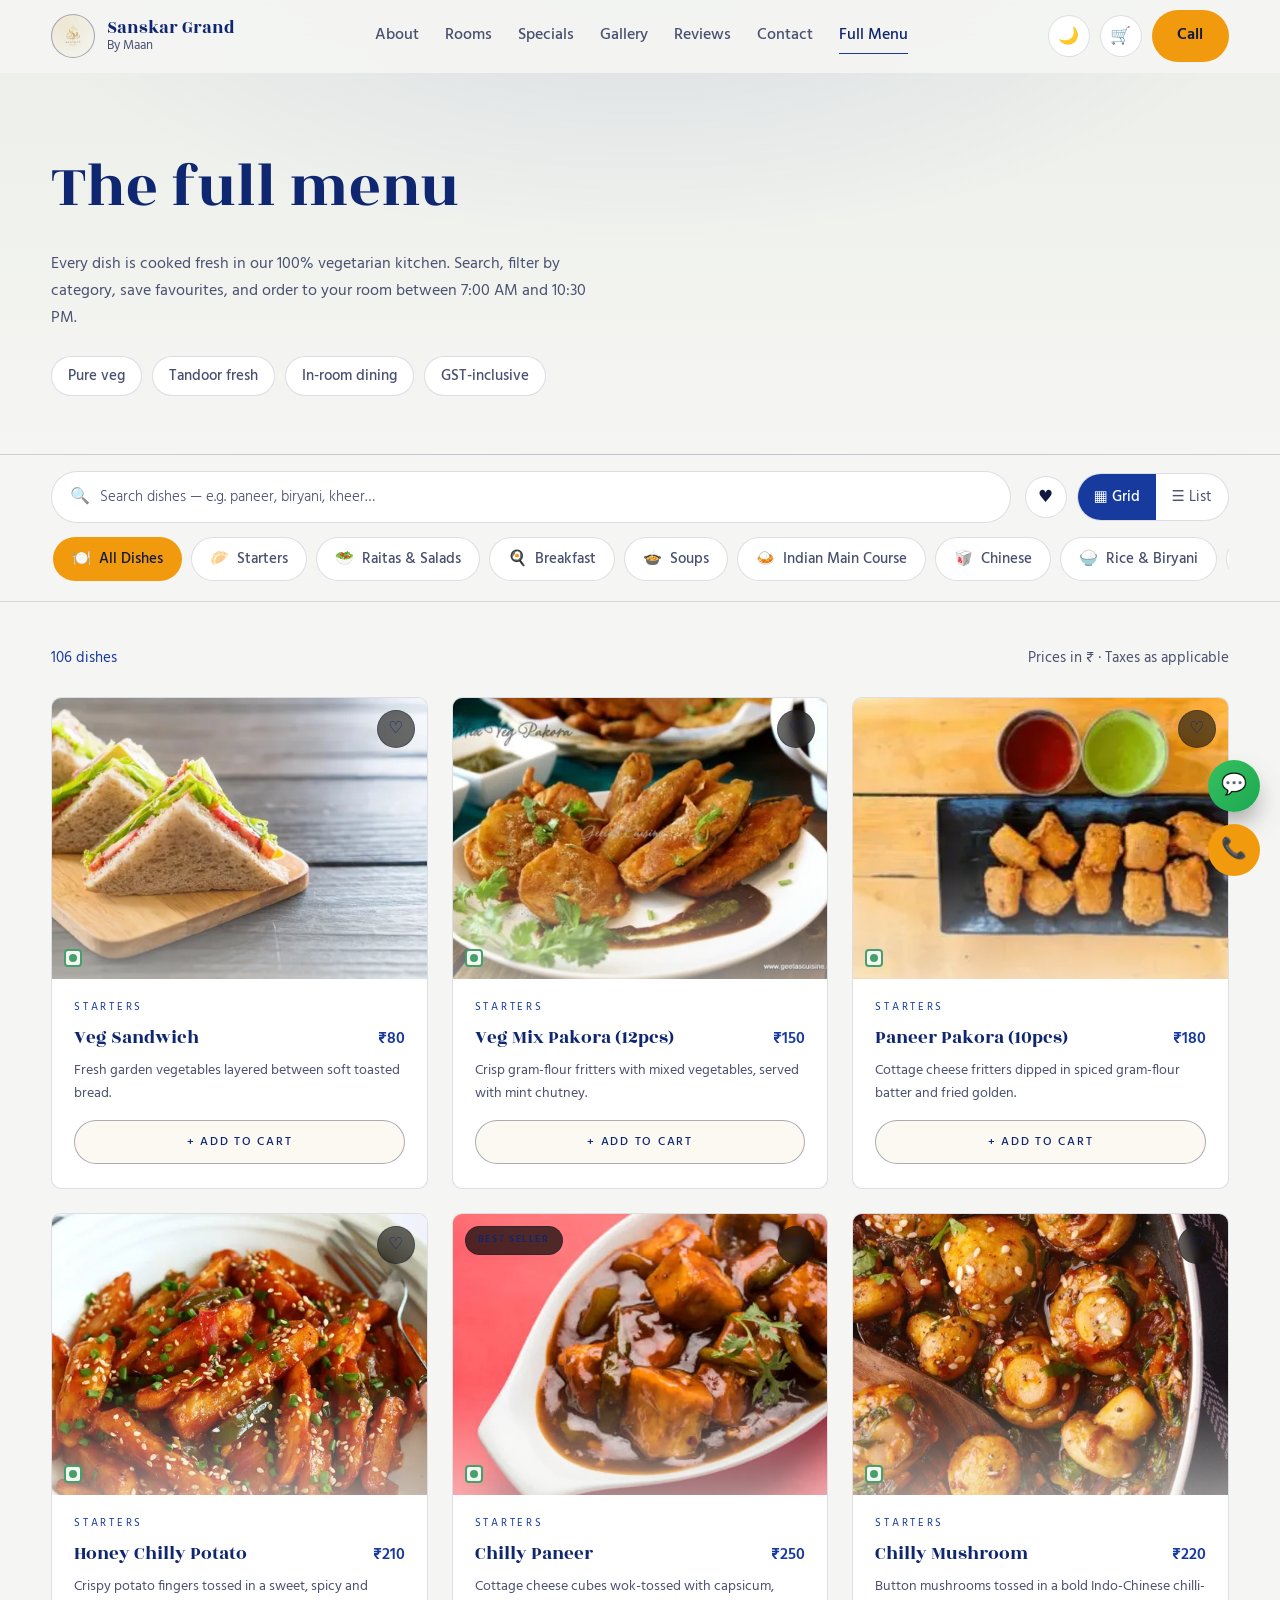
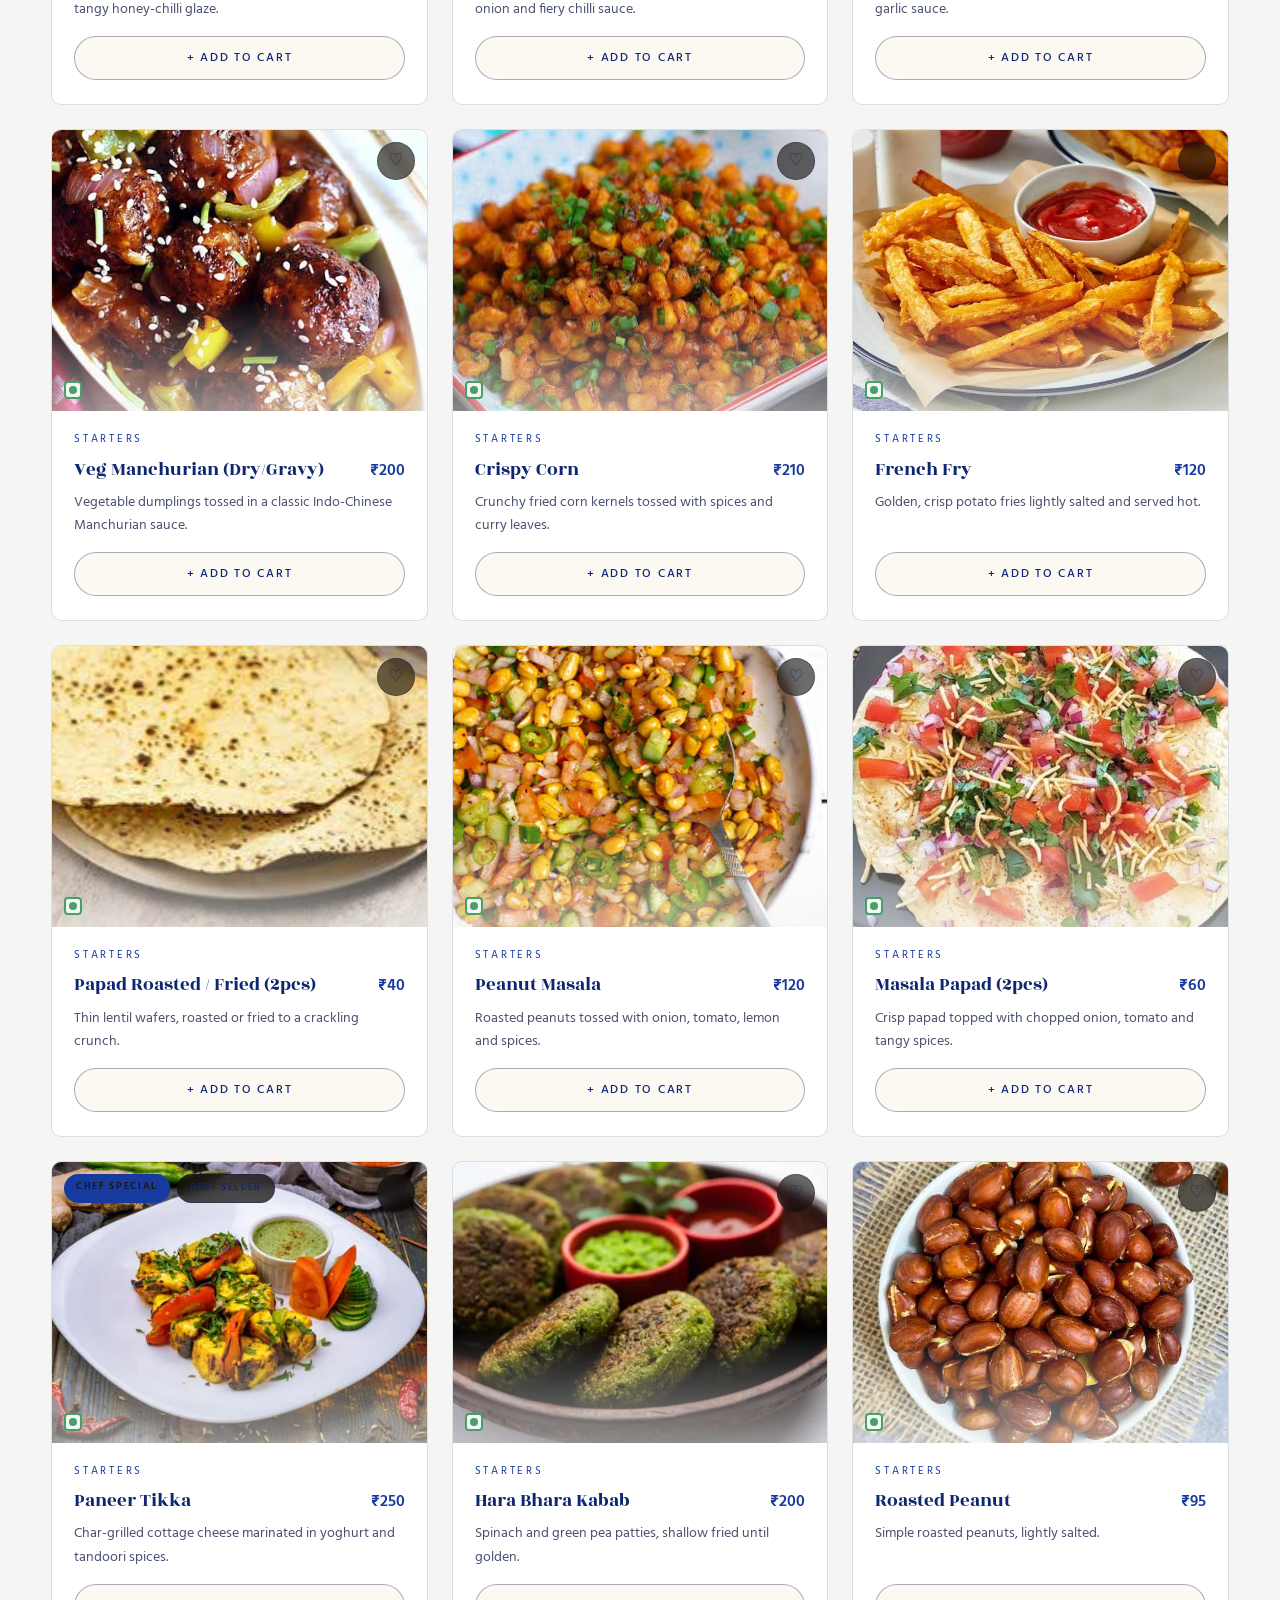
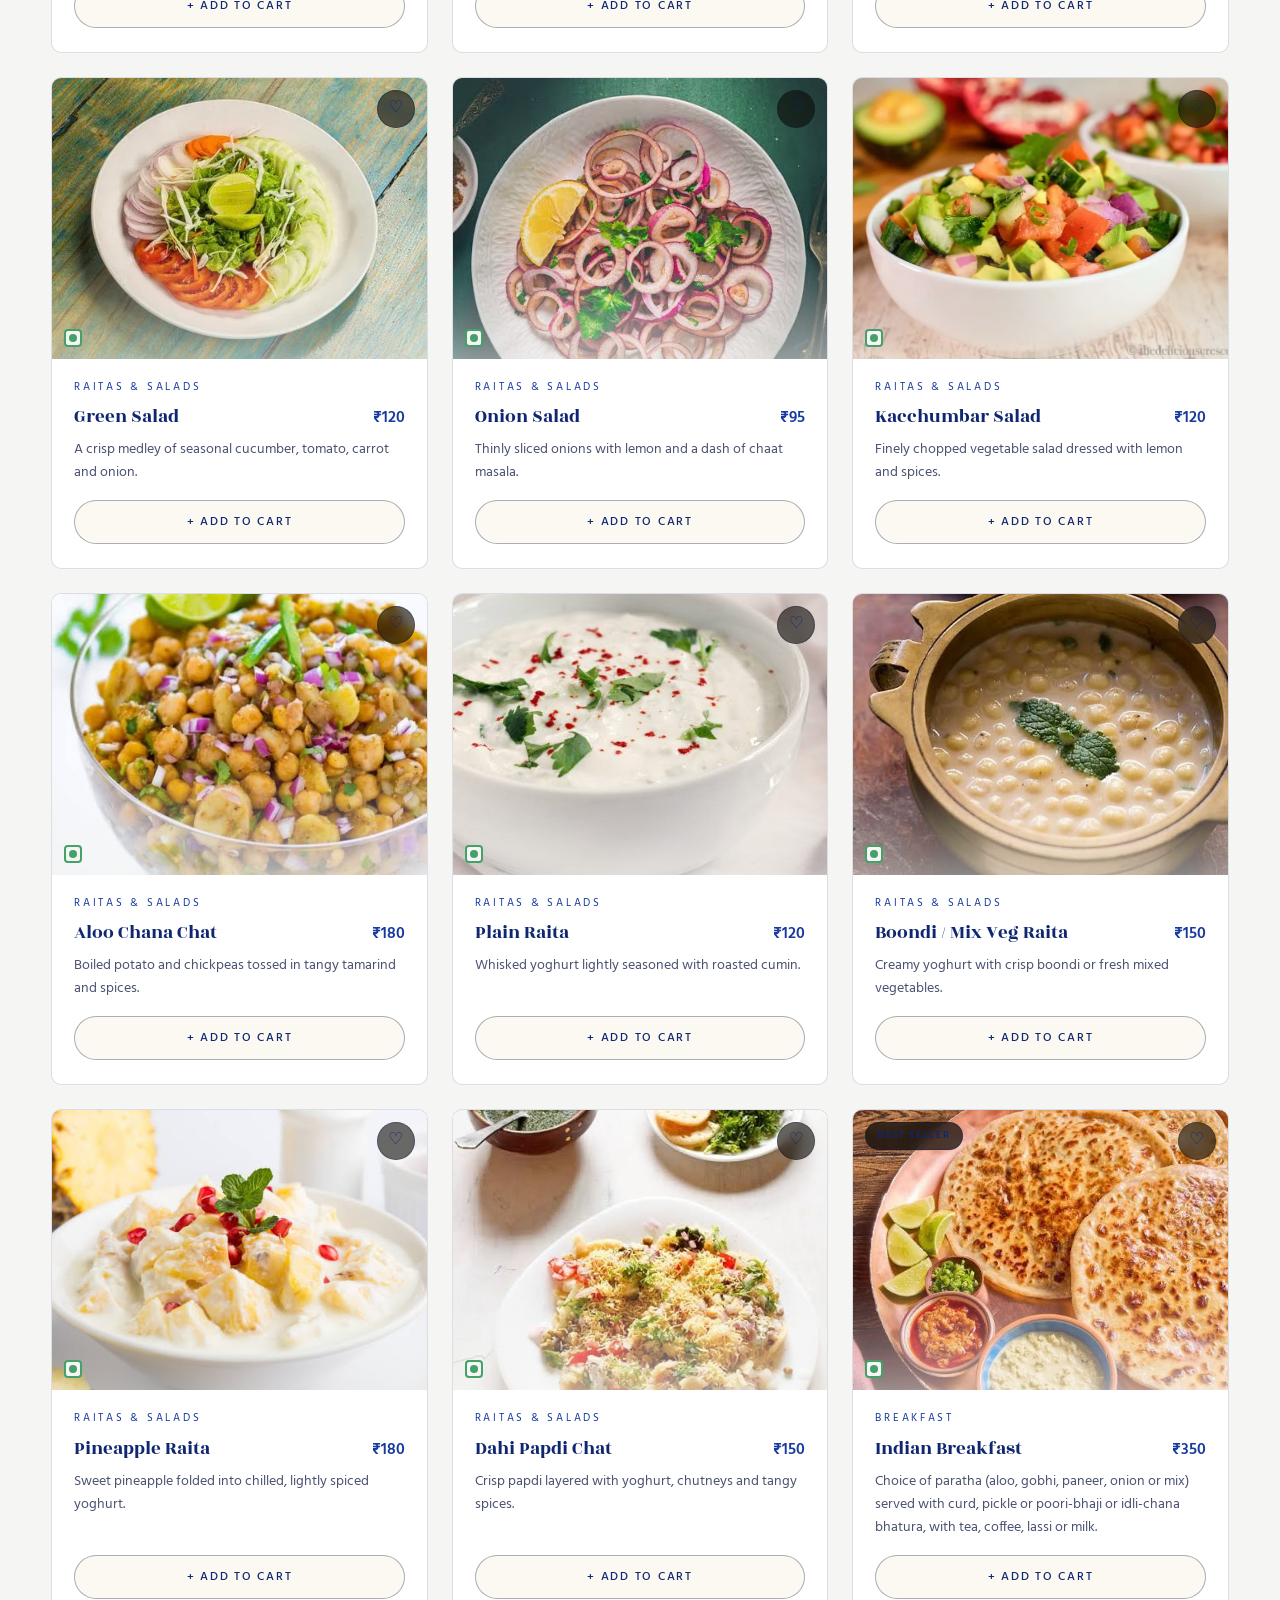
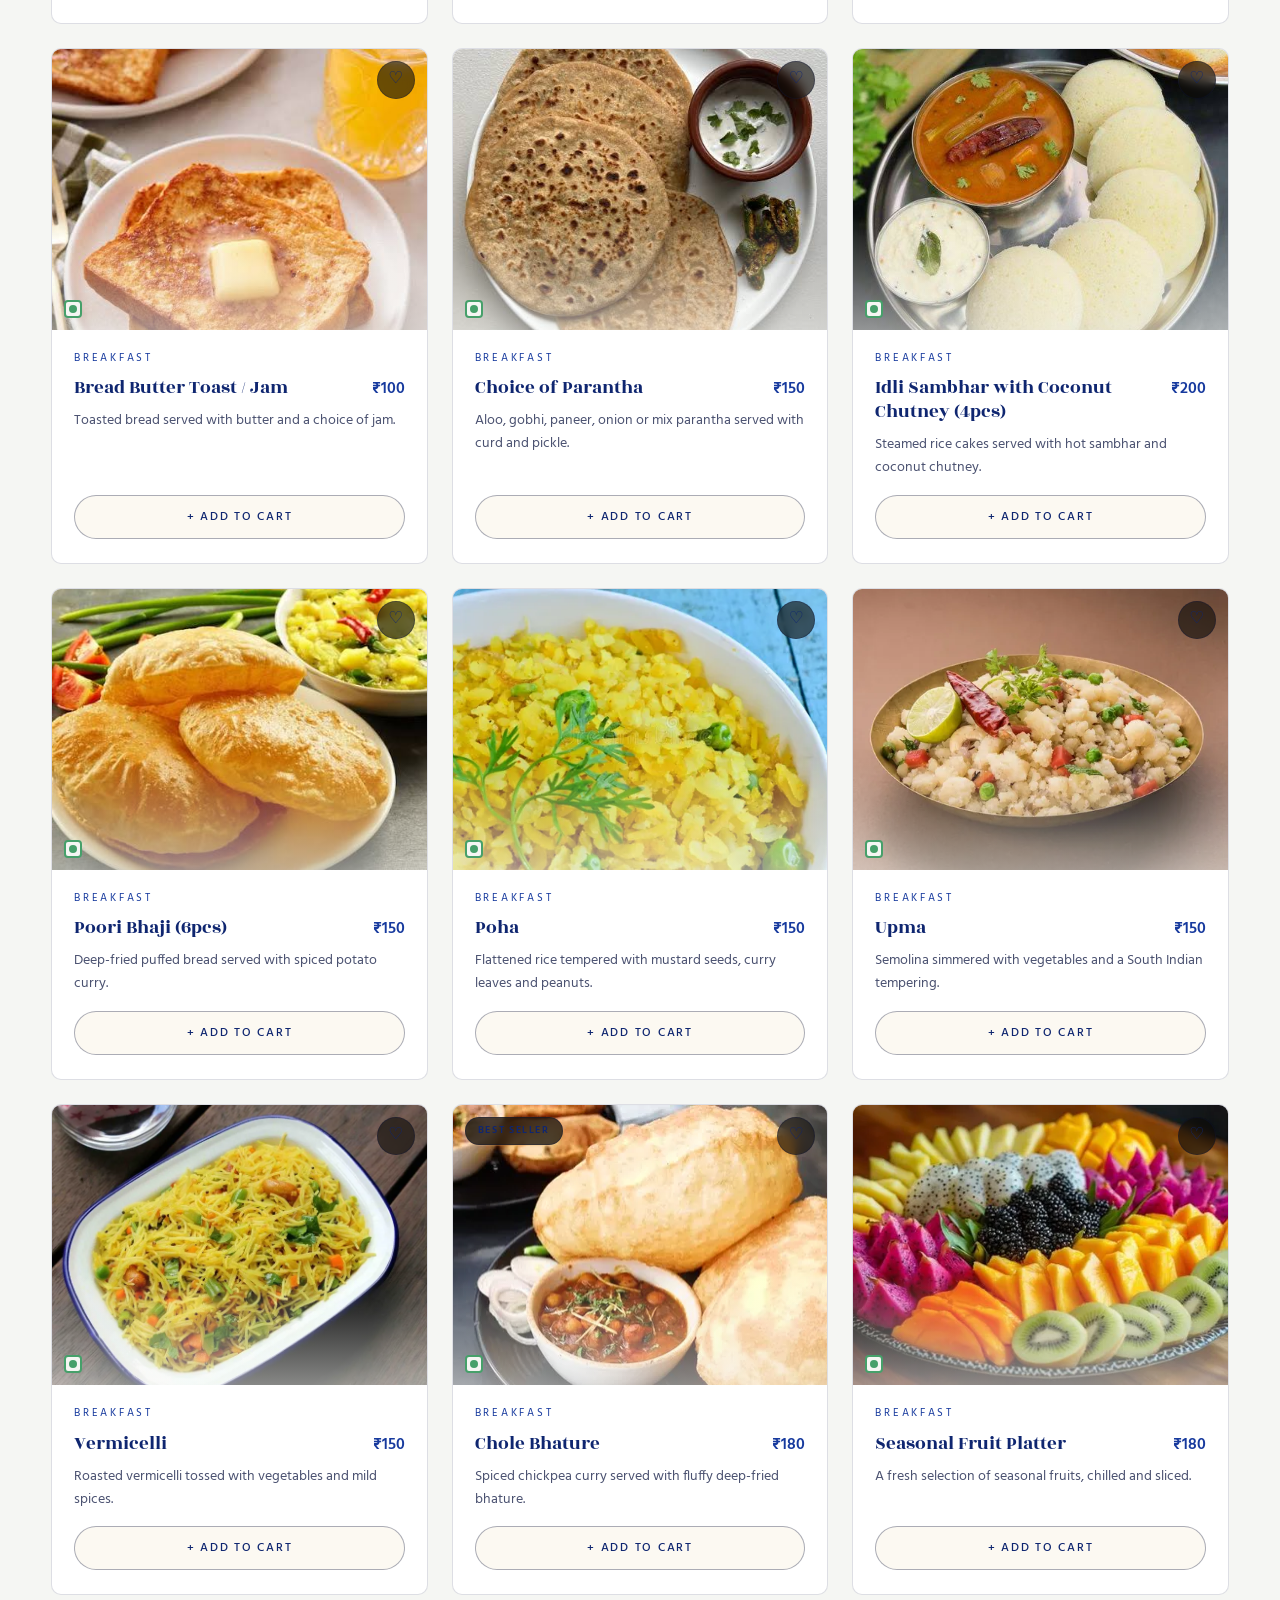
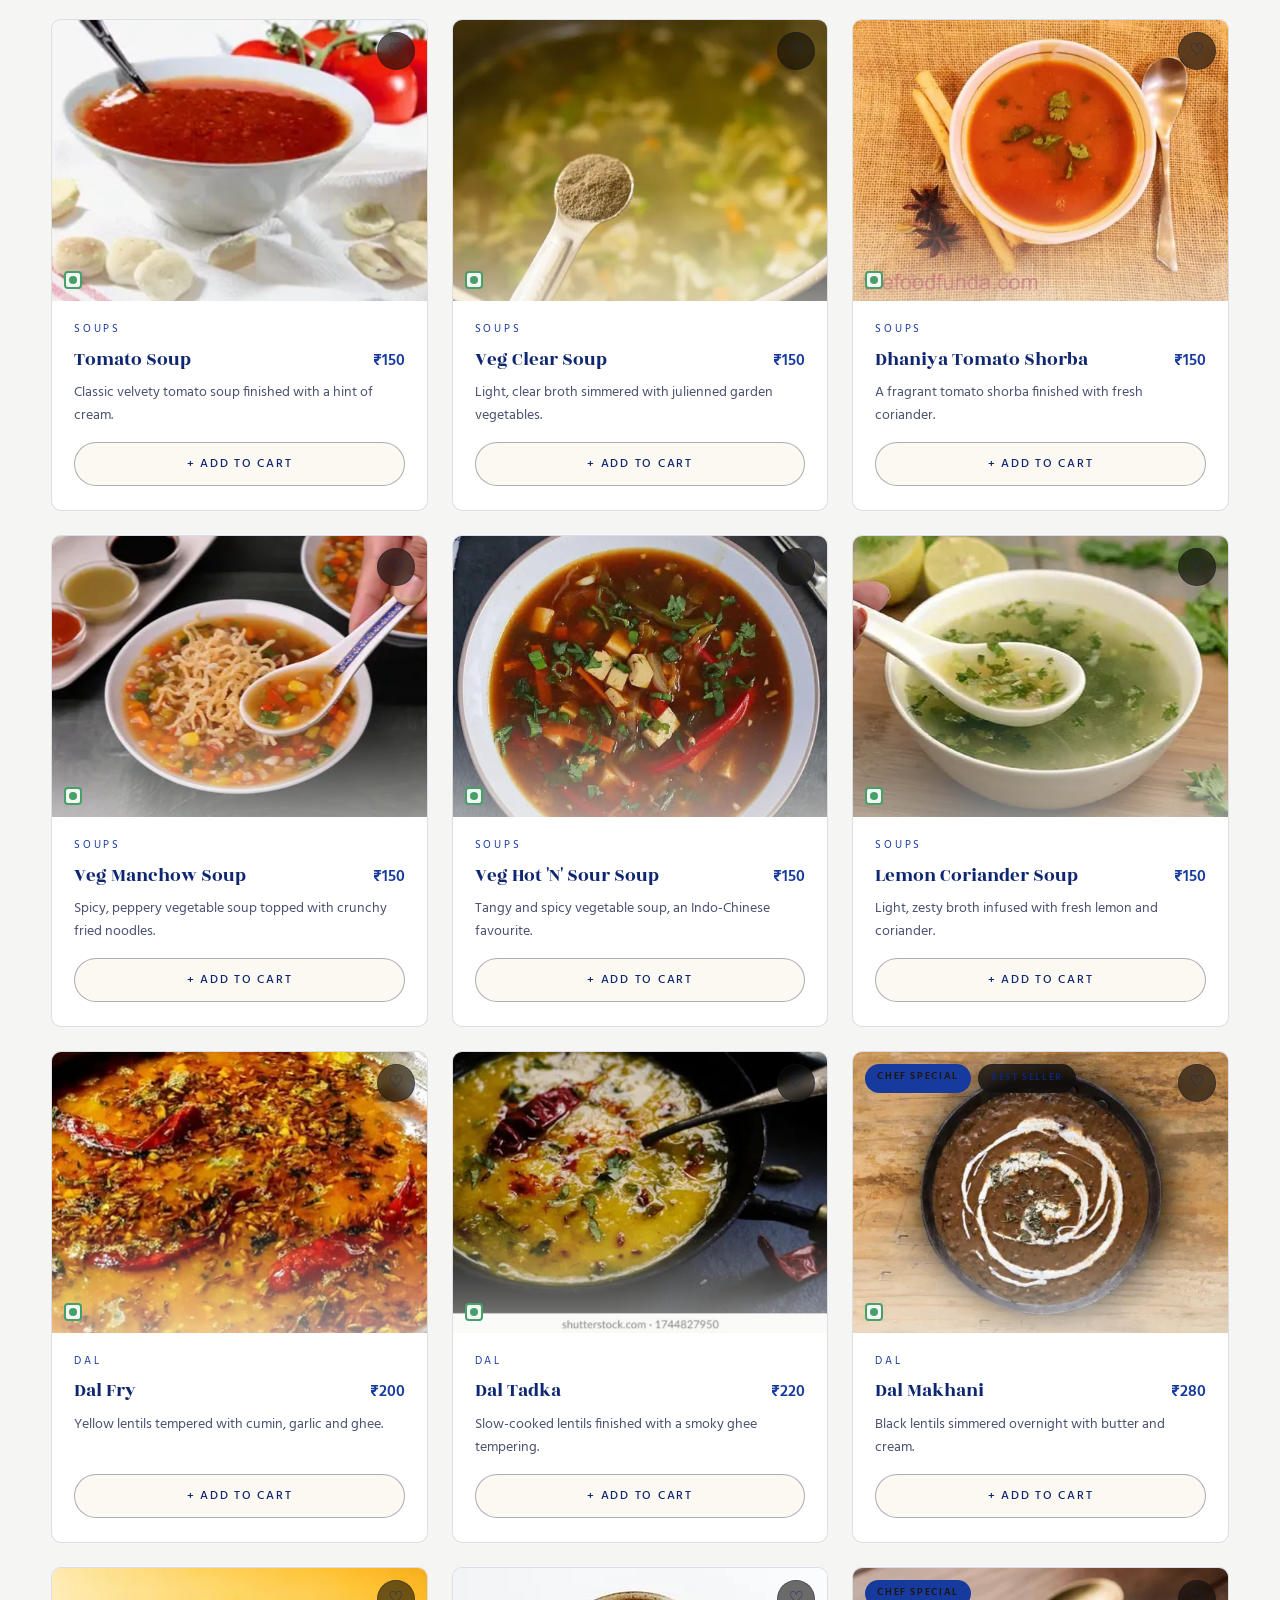
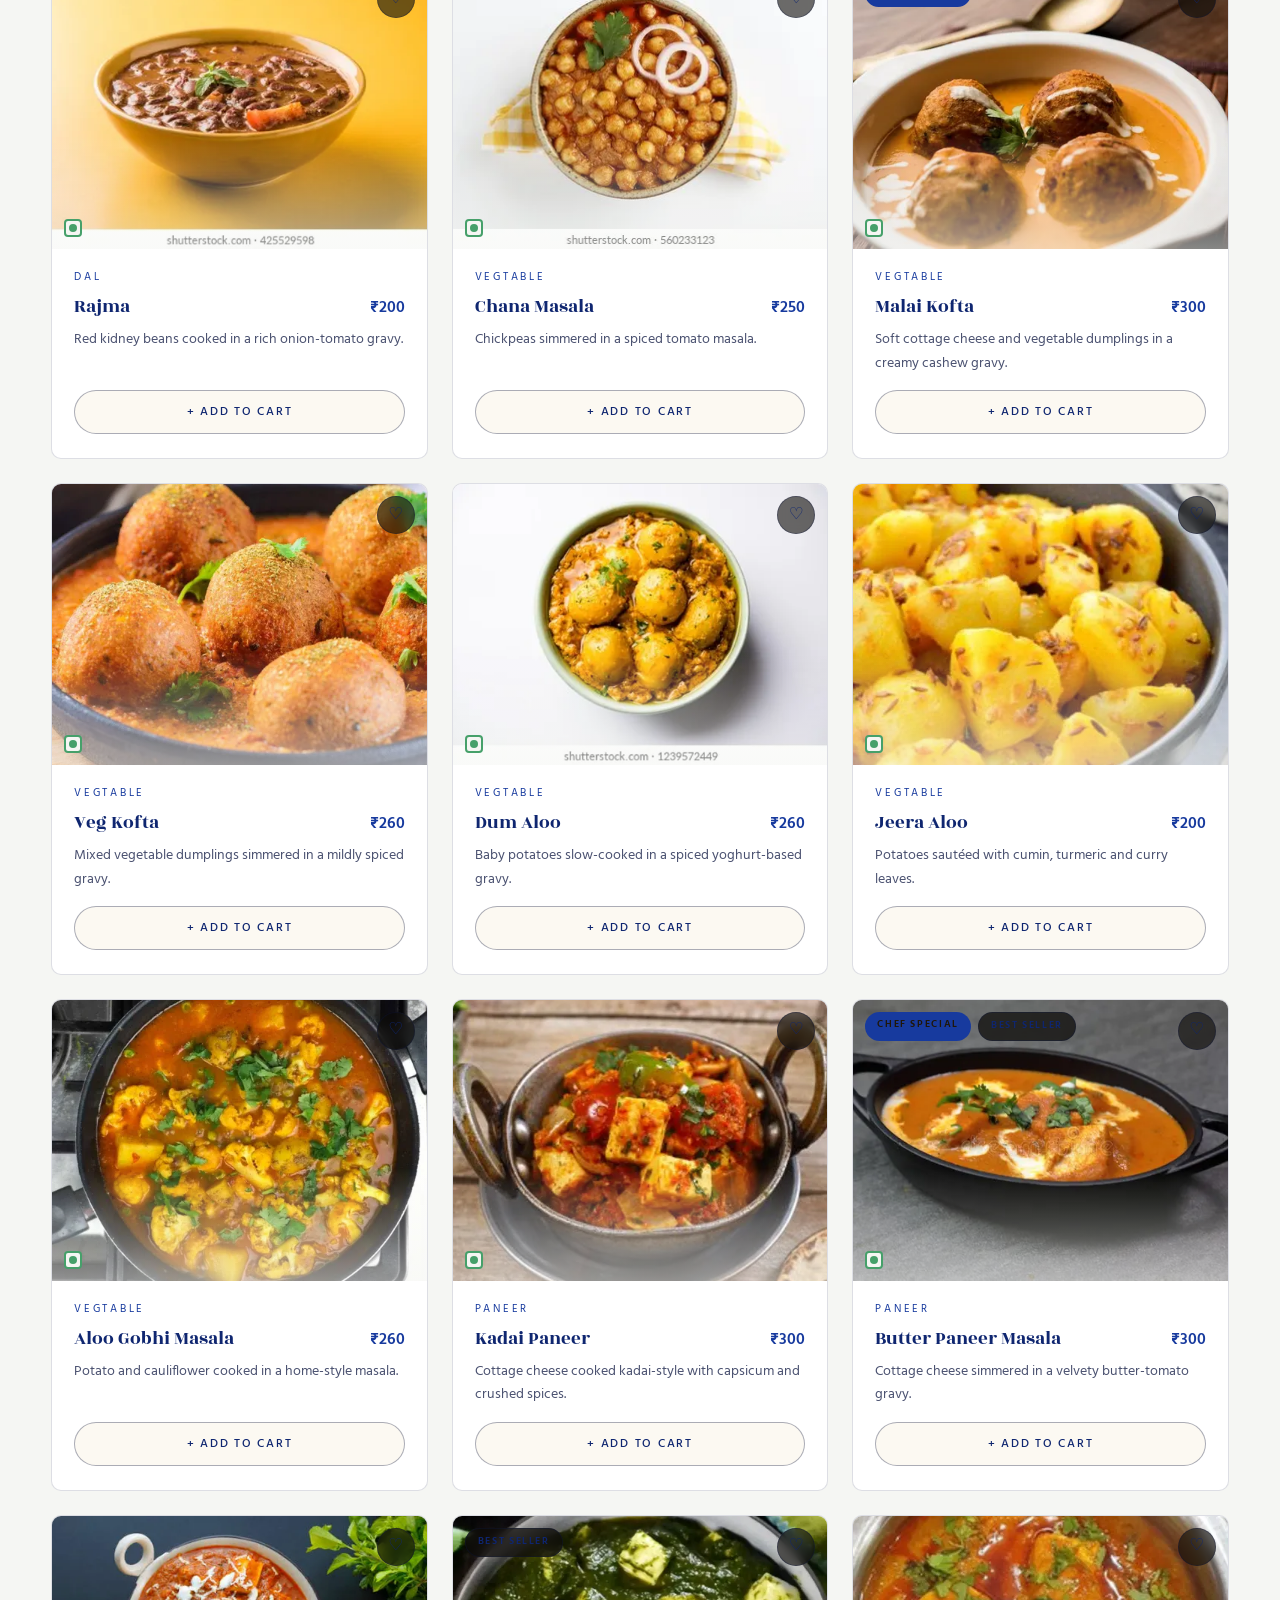
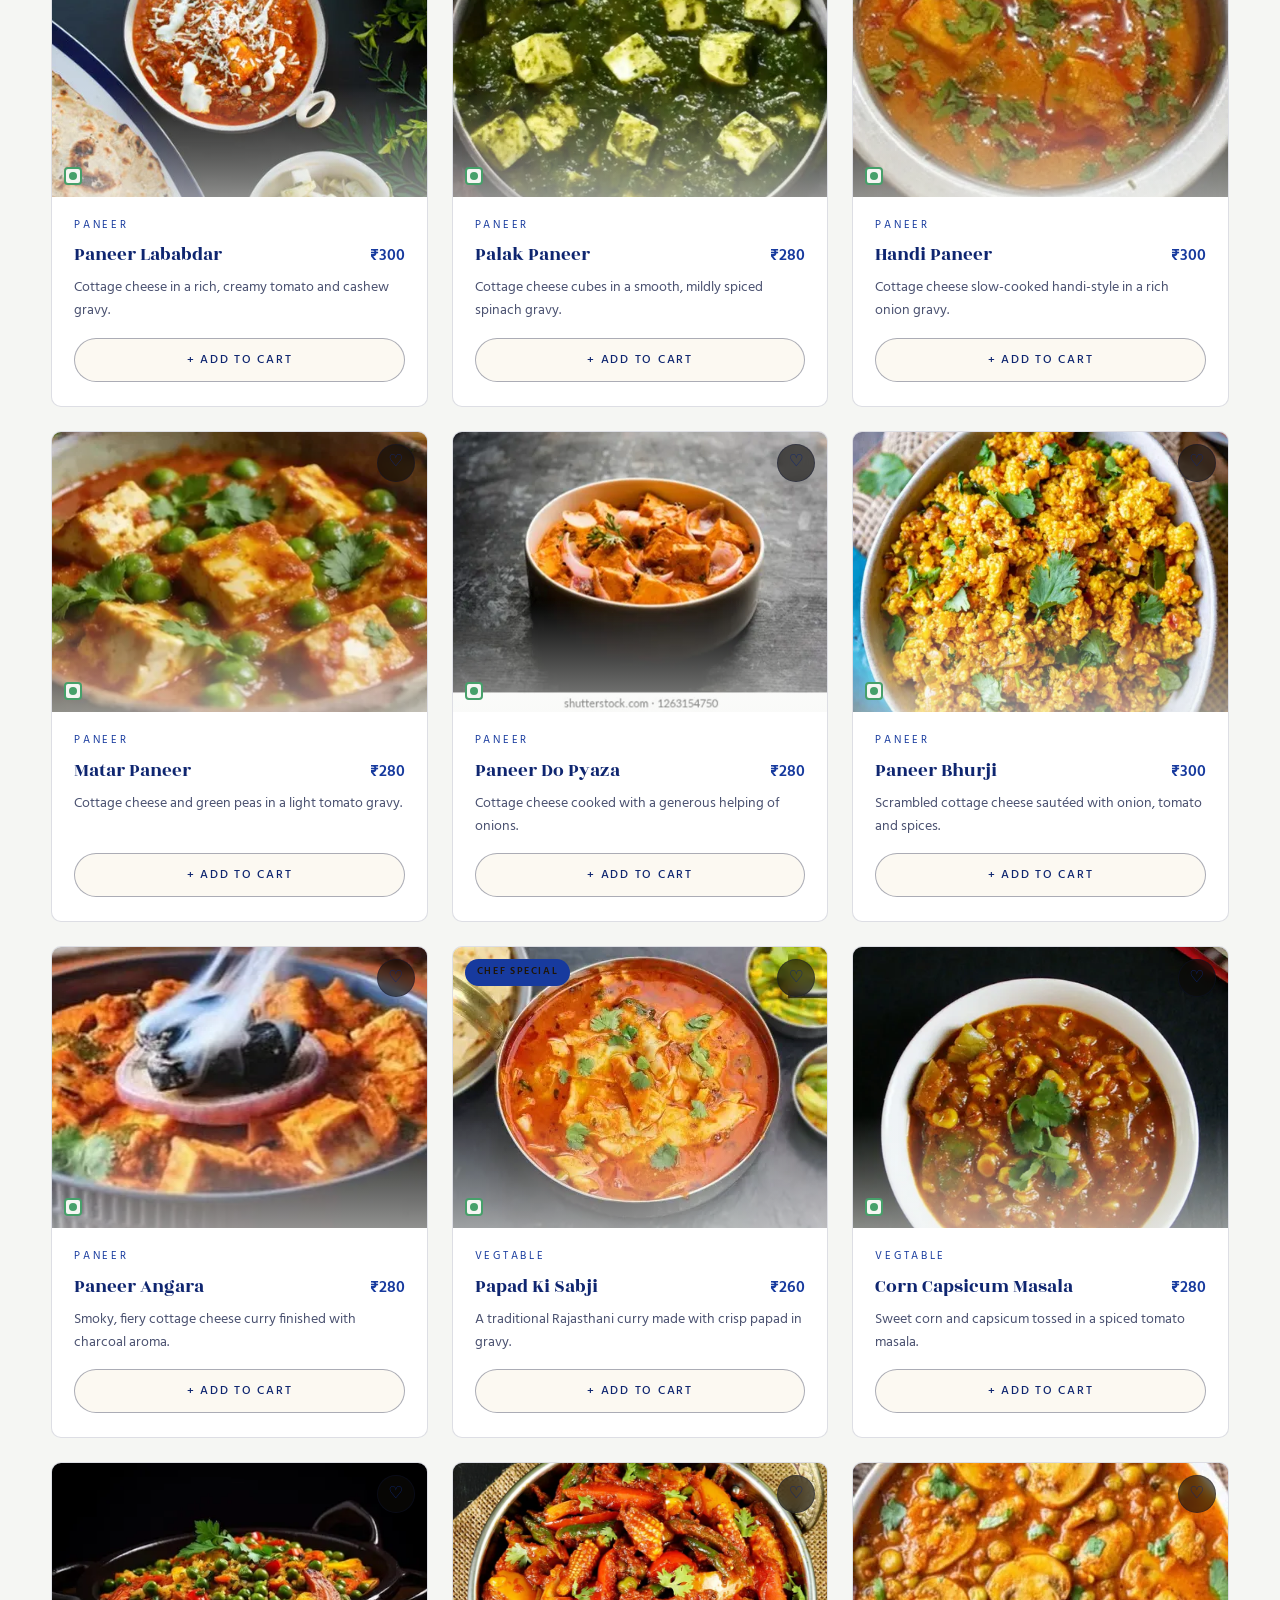
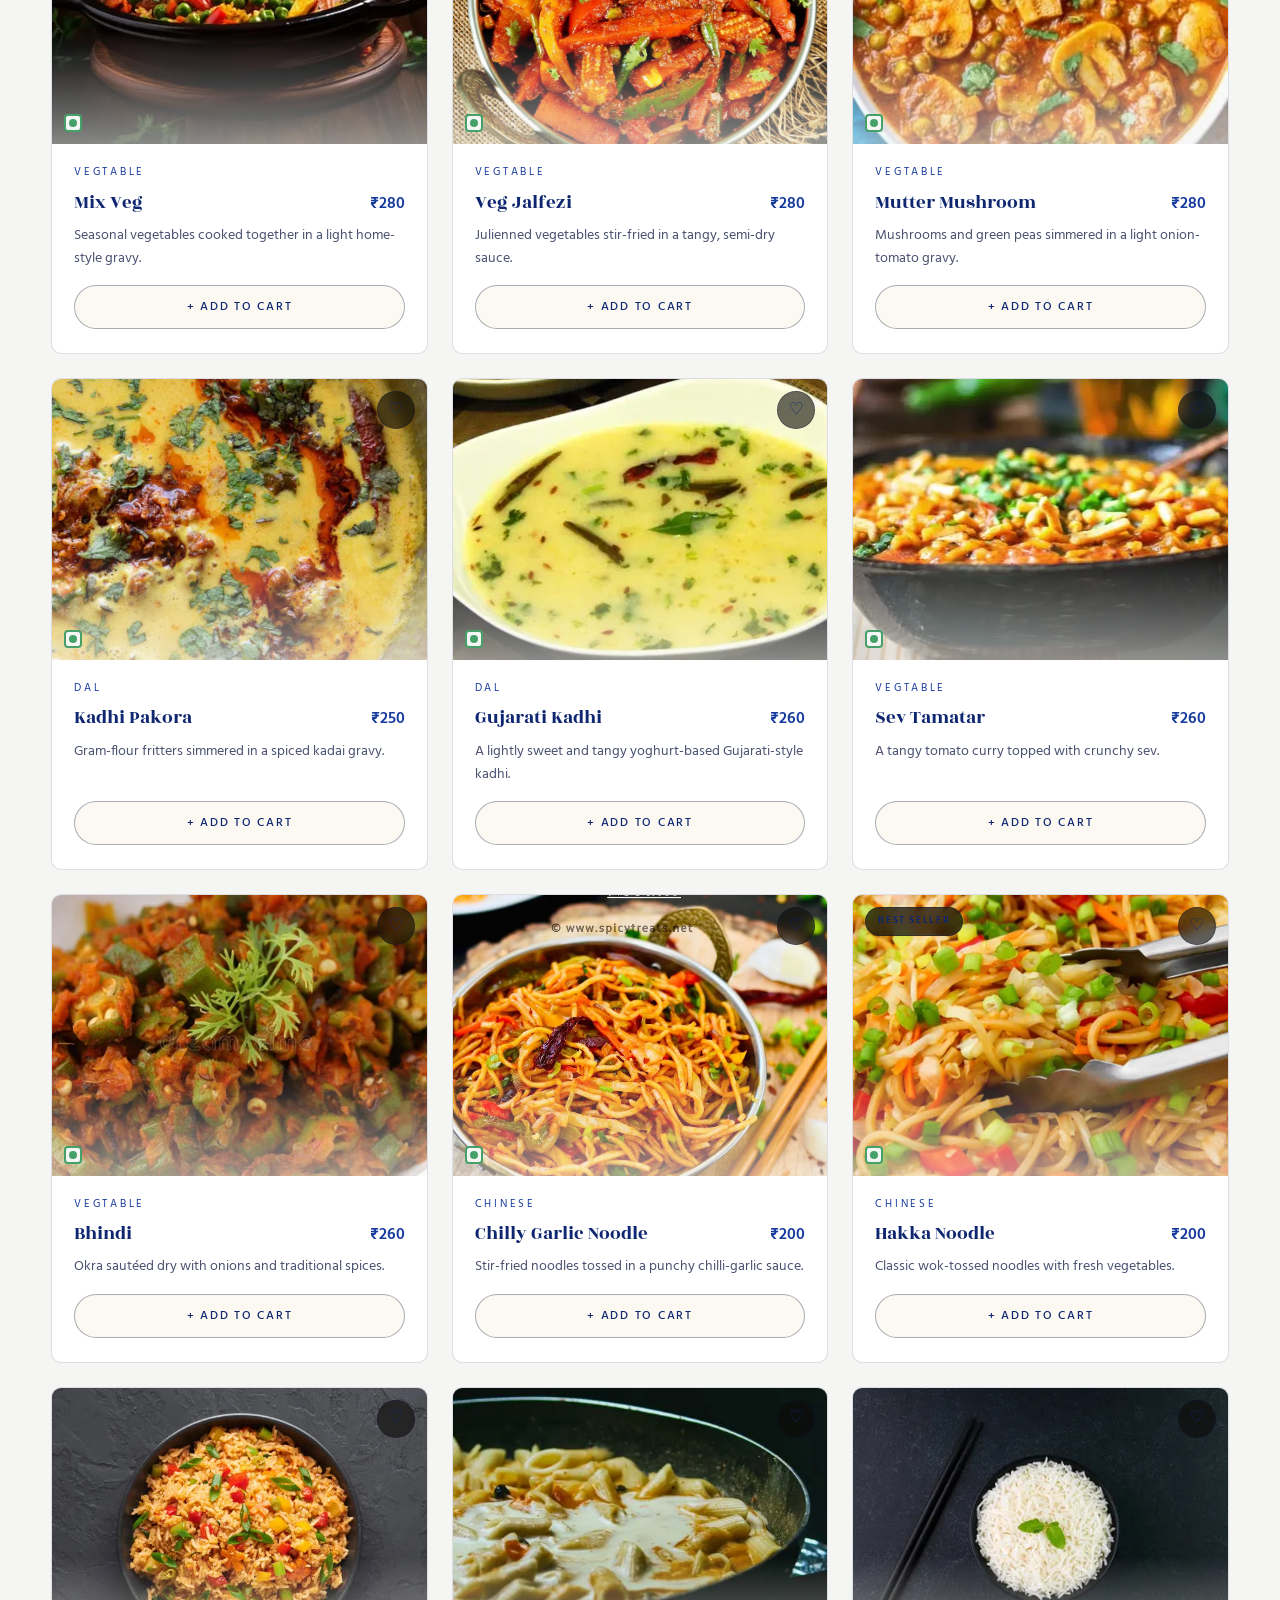
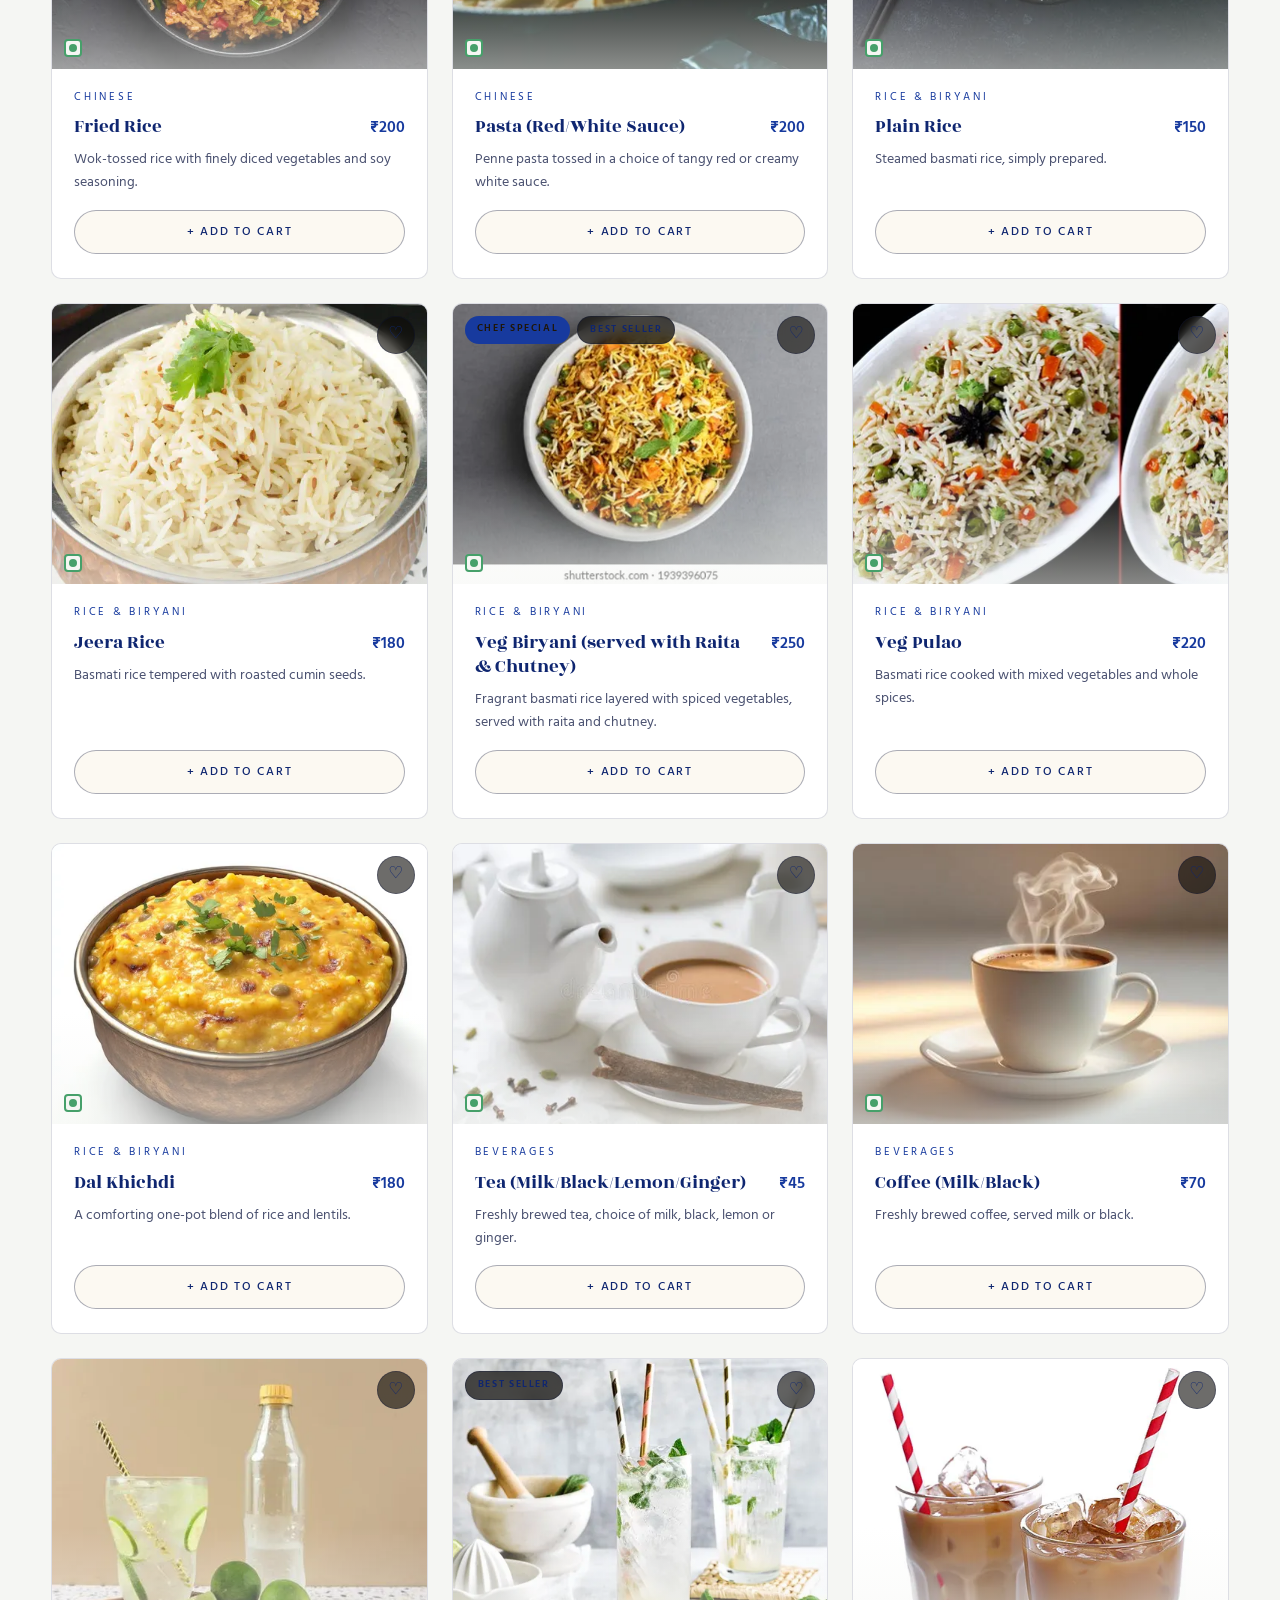
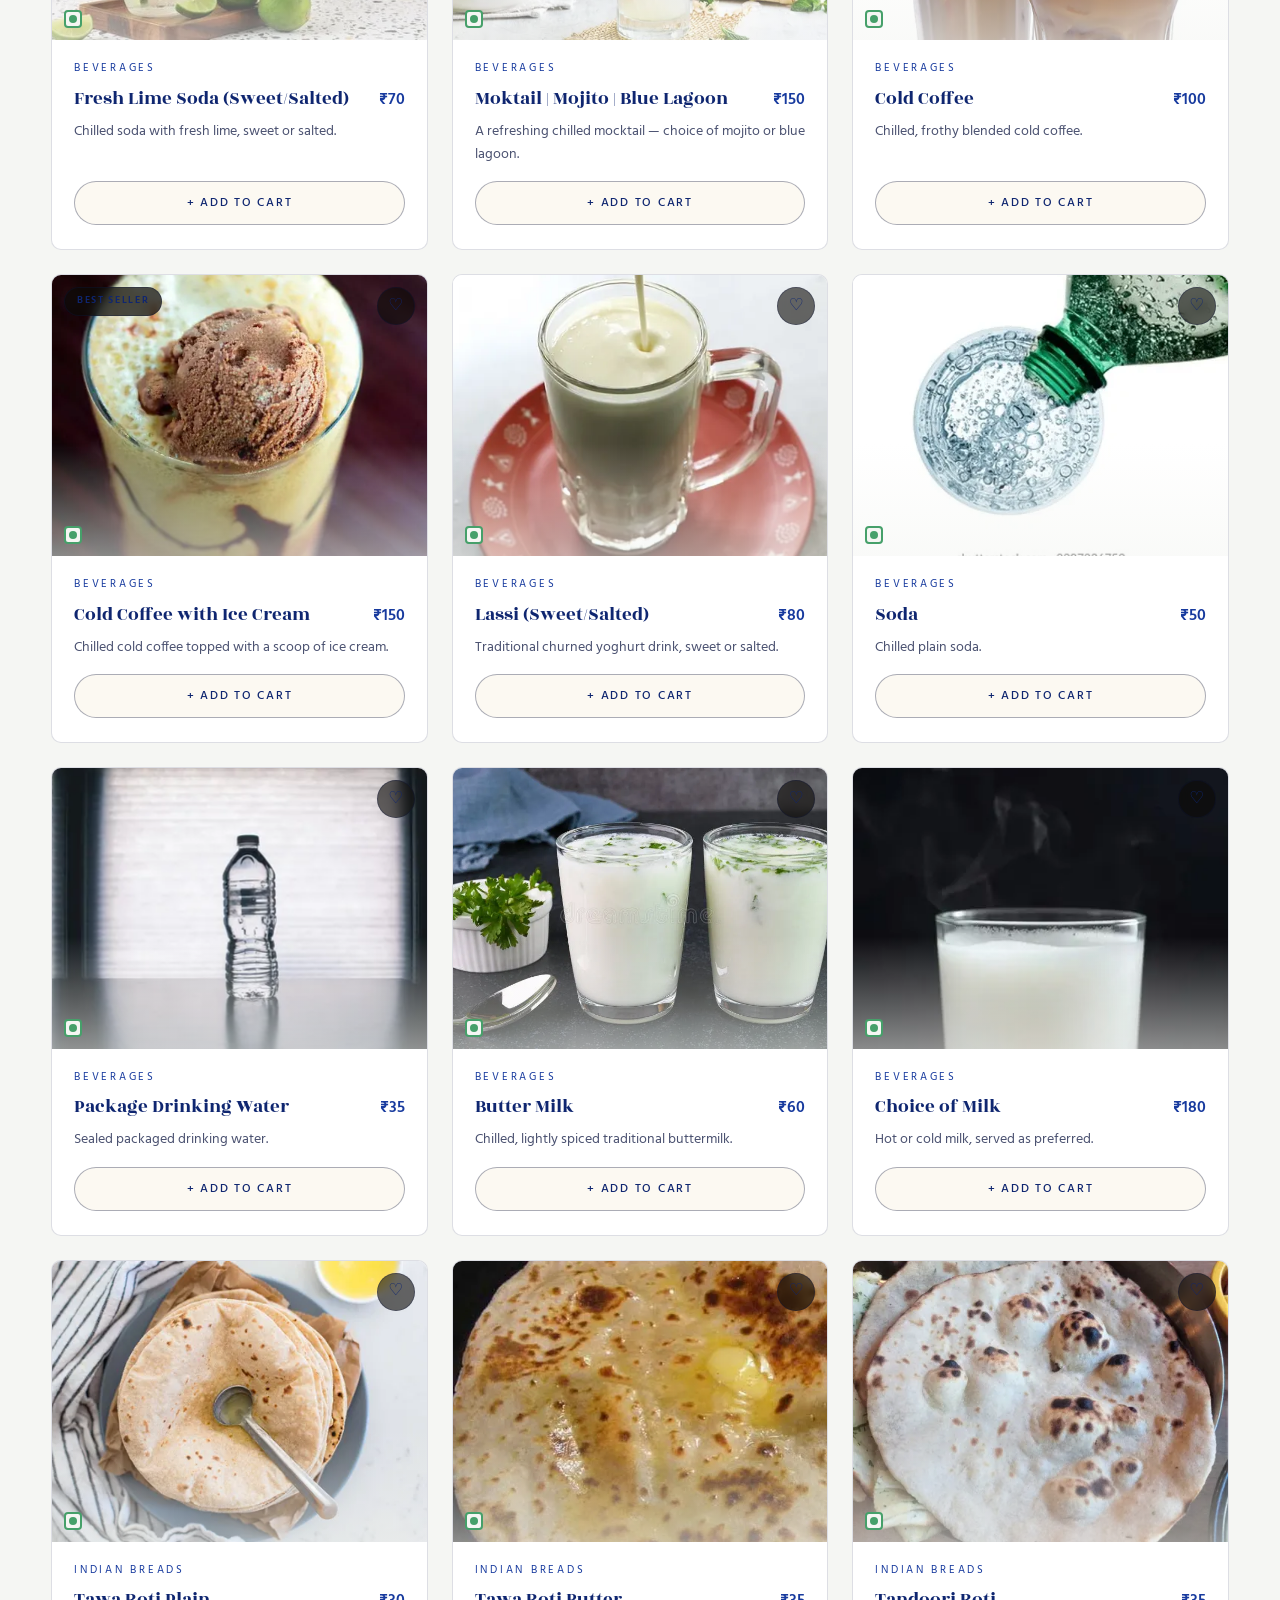
<file: menu.html>
<!DOCTYPE html>
<html lang="en">
<head>
<meta charset="UTF-8" />
<meta name="viewport" content="width=device-width, initial-scale=1.0" />
<title>Full Menu | Sanskar Grand by Maan — 100% Vegetarian, Jaipur</title>
<meta name="description" content="Browse the complete Sanskar Grand menu — starters, breakfasts, soups, Indian main course, Chinese, biryanis, breads, beverages and desserts. Search, filter, favourite and order in-room dining." />
<meta name="theme-color" content="#f5f6f3" />
<link rel="canonical" href="https://itz-ydv-golu-06.github.io/menusanskarbackup/menu.html" />
<meta property="og:type" content="restaurant.menu" />
<meta property="og:title" content="Full Menu | Sanskar Grand by Maan" />
<meta property="og:description" content="90+ vegetarian dishes, searched and filtered your way. Order to your room or book a table." />
<meta property="og:image" content="images/gallery-breakfast.jpg" />

<link rel="icon" href="icons/favicon.svg" type="image/svg+xml" />
<link rel="apple-touch-icon" href="icons/pwa/apple-touch-icon.png" />

<link rel="preconnect" href="https://fonts.googleapis.com" />
<link rel="preconnect" href="https://fonts.gstatic.com" crossorigin />
<link href="https://fonts.googleapis.com/css2?family=Hind:wght@400;500;600&family=Rozha+One&family=Noto+Serif+Devanagari:wght@500&display=swap" rel="stylesheet" />

<link rel="stylesheet" href="css/menu.css" />
</head>
<body>

<!-- ==================== Loading Screen ==================== -->
<div id="loading-screen" aria-hidden="true">
  <div>
    <div class="loader-crest">
      <img src="images/logo.png" alt="Sanskar Grand Logo" class="loader-logo" />
    </div>
    <p class="loader-text">Plating up the menu…</p>
  </div>
</div>

<!-- ==================== Navbar ==================== -->
<header class="navbar" id="navbar">
  <div class="container nav-inner">
    <a href="index.html" class="brand" aria-label="Sanskar Grand by Maan — home">
      <span class="brand-mark"><img src="images/logo.png" alt="Sanskar Grand logo" class="brand-logo-img" onerror="this.style.display='none'"><span class="brand-fallback"></span></span>
      <span>Sanskar Grand<em>By Maan</em></span>
    </a>
    <nav class="nav-links" id="nav-links" aria-label="Primary">
      <a href="index.html#about">About</a>
      <a href="index.html#rooms">Rooms</a>
      <a href="index.html#specials">Specials</a>
      <a href="index.html#gallery">Gallery</a>
      <a href="index.html#reviews">Reviews</a>
      <a href="index.html#contact">Contact</a>
      <a href="menu.html" class="active">Full Menu</a>
    </nav>
    <div class="nav-cta">
      <button class="icon-btn" id="theme-toggle" aria-label="Toggle dark / light mode">🌙</button>
      <button class="icon-btn cart-btn" id="cart-open-btn" aria-label="Open cart">
        🛒<span class="cart-badge" id="cart-badge" hidden>0</span>
      </button>
      <a href="tel:+919799341599" class="btn btn-gold">Call</a>
      <button class="nav-toggle" id="nav-toggle" aria-label="Toggle navigation menu" aria-expanded="false">
        <span></span><span></span><span></span>
      </button>
    </div>
  </div>
</header>

<!-- ==================== Closed-hours banner (auto shown by menu.js) ==================== -->
<div id="hours-banner" hidden>🌙 Room service is closed right now — ordering hours are 7:00 AM to 10:30 PM. You can still browse the menu and save favourites.</div>

<!-- ==================== Menu hero ==================== -->
<section class="menu-hero">
  <div class="container">
    <h1>The full menu</h1>
    <p>Every dish is cooked fresh in our 100% vegetarian kitchen. Search, filter by category,
       save favourites, and order to your room between 7:00 AM and 10:30 PM.</p>
    <div class="hero-pills">
      <span>Pure veg</span>
      <span>Tandoor fresh</span>
      <span>In-room dining</span>
      <span>GST-inclusive</span>
    </div>
  </div>
</section>

<!-- ==================== Toolbar ==================== -->
<div class="menu-toolbar">
  <div class="container">
    <div class="toolbar-row">
      <label class="search-box">
        <span class="icon" aria-hidden="true">🔍</span>
        <input type="search" id="search-input" placeholder="Search dishes — e.g. paneer, biryani, kheer…" aria-label="Search the menu" autocomplete="off" />
      </label>
      <div class="toolbar-actions">
        <button class="icon-btn" id="fav-filter-btn" aria-label="Show favourites only" title="Show favourites only">♥</button>
        <div class="view-toggle" role="group" aria-label="Layout">
          <button id="view-grid-btn" class="active" aria-label="Grid view">▦ Grid</button>
          <button id="view-list-btn" aria-label="List view">☰ List</button>
        </div>
      </div>
    </div>
    <div class="cat-filters" id="cat-filters" role="tablist" aria-label="Menu categories">
      <!-- populated by menu.js -->
    </div>
  </div>
</div>

<!-- ==================== Menu ==================== -->
<main class="menu-wrap">
  <div class="container">
    <div class="results-meta">
      <span id="results-count">Loading…</span>
      <span>Prices in ₹ · Taxes as applicable</span>
    </div>
    <div class="menu-grid" id="menu-grid">
      <!-- populated by menu.js -->
    </div>
  </div>
</main>

<!-- ==================== Footer ==================== -->
<footer class="site-footer">
  <div class="container">
    <div class="footer-grid">
      <div class="footer-brand">
        <a href="index.html" class="brand">
          <span class="brand-mark"><img src="images/logo.png" alt="Sanskar Grand logo" class="brand-logo-img" onerror="this.style.display='none'"></span>
          <span>Sanskar Grand<em>By Maan</em></span>
        </a>
        <p>A premium, all-vegetarian dining experience and boutique stay on Jaipur's 200 Feet Bypass Road.</p>
        <div class="footer-social">
          <a href="https://wa.me/919799341599" target="_blank" rel="noopener" aria-label="WhatsApp">WA</a>
          <a href="tel:+919799341599" aria-label="Call us">☎</a>
          <a href="mailto:sanskargrandbymaan@gmail.com" aria-label="Email us">@</a>
        </div>
      </div>
      <div class="footer-col">
        <h6>Explore</h6>
        <ul>
          <li><a href="index.html#about">About Us</a></li>
          <li><a href="index.html#rooms">Rooms &amp; Suites</a></li>
          <li><a href="menu.html">Full Menu</a></li>
          <li><a href="index.html#gallery">Gallery</a></li>
        </ul>
      </div>
      <div class="footer-col">
        <h6>Contact</h6>
        <ul>
          <li><a href="tel:+919799341599">+91 97993 41599</a></li>
          <li><a href="mailto:sanskargrandbymaan@gmail.com">sanskargrandbymaan@gmail.com</a></li>
          <li><a href="index.html#contact">310, 200 Feet Bypass Road, Jaipur</a></li>
          <li><a href="index.html#contact">Open daily · 7 AM – 11 PM</a></li>
        </ul>
      </div>
    </div>
    <div class="footer-bottom">
      <span>© <span id="year"></span> Sanskar Grand by Maan. All rights reserved.</span>
      <span><a href="admin.html">Staff Login</a></span>
    </div>
  </div>
</footer>

<!-- ==================== Floating + sticky ==================== -->
<div class="floating-actions">
  <a class="fab fab-whatsapp" href="https://wa.me/919799341599" target="_blank" rel="noopener" aria-label="Chat on WhatsApp">💬</a>
  <a class="fab fab-call" href="tel:+919799341599" aria-label="Call the restaurant">📞</a>
</div>

<button class="sticky-cart-btn" id="sticky-cart-btn" hidden>
  <span class="sticky-cart-icon">🛒<span class="cart-badge" id="sticky-cart-badge">0</span></span>
  <span class="sticky-cart-label">View Cart</span>
  <span class="sticky-cart-total" id="sticky-cart-total">₹0</span>
</button>

<!-- ==================== Cart Drawer ==================== -->
<div class="cart-overlay" id="cart-overlay"></div>
<aside class="cart-drawer" id="cart-drawer" aria-hidden="true" aria-label="Your order">

  <!-- View: Cart -->
  <div class="cart-view" id="cart-view">
    <div class="cart-drawer-head">
      <h3>Your Order</h3>
      <button class="modal-close" id="cart-close-btn" aria-label="Close cart">✕</button>
    </div>
    <div class="cart-items" id="cart-items"><!-- populated by menu.js --></div>
    <div class="cart-empty-state" id="cart-empty-state" hidden>
      <div class="glyph">🛒</div>
      <p>Your cart is empty. Add a few dishes to get started.</p>
    </div>
    <div class="cart-summary" id="cart-summary">
      <div class="summary-row"><span>Total Items</span><span id="sum-items">0</span></div>
      <div class="summary-row"><span>Total Bill</span><span id="sum-subtotal">₹0</span></div>
      <div class="summary-row" id="sum-gst-row"><span>GST (5%)</span><span id="sum-gst">₹0</span></div>
      <div class="summary-row summary-grand"><span>Grand Total</span><span id="sum-grand">₹0</span></div>
      <button class="btn btn-gold btn-block" id="checkout-btn">Proceed to Checkout</button>
    </div>
  </div>

  <!-- View: Guest details -->
  <div class="cart-view" id="checkout-view" hidden>
    <div class="cart-drawer-head">
      <button class="modal-close" id="checkout-back-btn" aria-label="Back to cart">←</button>
      <h3>Guest Details</h3>
      <button class="modal-close" id="checkout-close-btn" aria-label="Close cart">✕</button>
    </div>
    <form id="guest-form" class="guest-form">
      <div class="form-error" id="guest-form-error" hidden></div>
      <div class="field">
        <label for="guest-name">Guest Name <span class="req">*</span></label>
        <input type="text" id="guest-name" placeholder="e.g. Rahul Sharma" required />
      </div>
      <div class="field">
        <label for="room-number">Room / Table Number <span class="req">*</span></label>
        <input type="text" id="room-number" placeholder="e.g. 205 or Table 4" required />
      </div>
      <div class="field">
        <label for="guest-mobile">Mobile Number <span class="opt">(optional)</span></label>
        <input type="tel" id="guest-mobile" placeholder="e.g. 9876543210" />
      </div>
      <div class="field">
        <label for="guest-note">Special Instructions <span class="opt">(optional)</span></label>
        <textarea id="guest-note" placeholder="e.g. Less spicy, no onion…"></textarea>
      </div>
      <div class="cart-summary" style="margin-top:2px;">
        <div class="summary-row summary-grand"><span>Grand Total</span><span id="checkout-grand">₹0</span></div>
      </div>
      <button type="submit" class="btn btn-gold btn-block" id="place-order-btn">
        <span id="place-order-label">Order Now</span>
        <span class="btn-spinner" id="place-order-spinner" hidden></span>
      </button>
    </form>
  </div>

  <!-- View: Success -->
  <div class="cart-view cart-success" id="success-view" hidden>
    <div class="success-check">✓</div>
    <h3>Order Placed!</h3>
    <p>Your order has been sent to the kitchen. Redirecting…</p>
  </div>

</aside>

<div class="toast" id="toast" role="status" aria-live="polite"></div>

<script src="js/storage.js"></script>
<script src="js/cart.js"></script>
<script type="module" src="js/menu.js"></script>
<script>
/* Keep the mobile nav aria state in sync (menu.js handles open/close). */
(function () {
  var tgl = document.getElementById("nav-toggle");
  var links = document.getElementById("nav-links");
  if (tgl && links) {
    tgl.addEventListener("click", function () {
      tgl.setAttribute("aria-expanded", links.classList.contains("open") ? "true" : "false");
    });
  }
})();
</script>
</body>
</html>
</file>
<file: css/menu.css>
/* ==================================================================
   menu.css — Sanskar Grand · Full Menu page (v2 "Grand Reserve")
   Self-contained design system for menu.html (base + components).
   admin.html / thank-you.html keep css/style.css — untouched.
   Dark by default; body.theme-light switches the whole page.
   ================================================================== */

/* ---------------------------- Tokens ---------------------------- */
:root {
  --bg: #0b1130;
  --bg-2: #0f1840;
  --panel: #131c4a;
  --panel-2: #19245c;
  --line: rgba(245, 246, 243, 0.14);
  --line-strong: rgba(245, 246, 243, 0.32);
  --gold: #f5a62a;
  --gold-bright: #ffc566;
  --gold-deep: #c97800;
  --cream: #f5f6f3;
  --text: #dfe3f2;
  --muted: #a3abcb;
  --veg: #46a06a;
  --nonveg: #c0563f;
  --danger: #e0806a;
  --shadow: 0 24px 50px -22px rgba(0, 0, 0, 0.6);
  --radius: 10px;
  --serif: "Rozha One", "Noto Serif Devanagari", Georgia, serif;
  --sans: "Hind", "Segoe UI", system-ui, sans-serif;
  --italic: "Hind", "Segoe UI", system-ui, sans-serif;
  --nav-h: 72px;
  --glass: rgba(11, 17, 48, 0.9);
  --glass-solid: rgba(11, 17, 48, 0.98);
  --glow: rgba(245, 166, 42, 0.12);
  --fade: rgba(11, 17, 48, 0.55);
}

body.theme-light {
  --bg: #f5f6f3;
  --bg-2: #eceee9;
  --panel: #ffffff;
  --panel-2: #eceee9;
  --line: rgba(17, 25, 63, 0.14);
  --line-strong: rgba(17, 25, 63, 0.34);
  --gold: #173a9e;
  --gold-bright: #0f2670;
  --gold-deep: #c97800;
  --cream: #0f2670;
  --text: #11193f;
  --muted: #4a5170;
  --shadow: 0 20px 44px -24px rgba(17, 25, 63, 0.35);
  --glass: rgba(245, 246, 243, 0.92);
  --glass-solid: rgba(245, 246, 243, 0.98);
  --glow: rgba(23, 58, 158, 0.1);
  --fade: rgba(245, 246, 243, 0.55);
}

* { margin: 0; padding: 0; box-sizing: border-box; }
[hidden] { display: none !important; }
html { scroll-behavior: smooth; }

body {
  background: var(--bg);
  color: var(--text);
  font-family: var(--sans);
  font-weight: 300;
  line-height: 1.65;
  -webkit-font-smoothing: antialiased;
  overflow-x: hidden;
  transition: background 0.4s ease, color 0.4s ease;
}

img { max-width: 100%; display: block; }
a { color: inherit; text-decoration: none; }
ul { list-style: none; }
button { font-family: inherit; cursor: pointer; }
.container { width: min(1180px, 92vw); margin-inline: auto; }
::selection { background: var(--gold); color: #1a1206; }

::-webkit-scrollbar { width: 10px; height: 8px; }
::-webkit-scrollbar-track { background: var(--bg); }
::-webkit-scrollbar-thumb { background: var(--gold-deep); border-radius: 8px; }

/* ------------------------- Loading screen ------------------------ */
#loading-screen {
  position: fixed; inset: 0; z-index: 1000;
  display: grid; place-items: center;
  background: var(--bg);
  transition: opacity 0.6s ease, visibility 0.6s;
}
#loading-screen.hidden { opacity: 0; visibility: hidden; }
.loader-crest { width: 92px; margin: 0 auto 16px; animation: crest 1.5s ease-in-out infinite; }
.loader-logo { width: 92px; margin: 0 auto 16px; animation: crest 1.5s ease-in-out infinite; }
@keyframes crest { 0%, 100% { transform: scale(1); } 50% { transform: scale(1.07); } }
.loader-text { text-align: center; font-family: var(--italic); font-style: italic; color: var(--muted); font-size: 1.05rem; letter-spacing: 0.06em; }

/* ----------------------------- Navbar ---------------------------- */
.navbar {
  position: fixed; top: 0; left: 0; right: 0; z-index: 100;
  background: var(--glass);
  backdrop-filter: blur(14px);
  -webkit-backdrop-filter: blur(14px);
  border-bottom: 1px solid transparent;
  transition: border-color 0.35s, box-shadow 0.35s, background 0.35s;
}
.navbar.scrolled { border-bottom-color: var(--line); box-shadow: 0 12px 40px -18px rgba(0, 0, 0, 0.55); }
.nav-inner { display: flex; align-items: center; justify-content: space-between; gap: 18px; height: var(--nav-h); }

.brand { display: flex; align-items: center; gap: 12px; }
.brand-mark { width: 44px; height: 44px; padding: 5px; display: grid; place-items: center; border: 1px solid var(--line-strong); border-radius: 50%; background: radial-gradient(circle at 30% 25%, rgba(217, 180, 92, 0.22), transparent); }
.brand-logo-img { width: 100%; height: 100%; object-fit: contain; }
.brand > span:last-child { font-family: var(--serif); font-weight: 700; font-size: 1.12rem; color: var(--cream); line-height: 1.15; }
.brand em { display: block; font-family: var(--italic); font-style: italic; font-size: 0.74rem; letter-spacing: 0.3em; text-transform: uppercase; color: var(--gold); }

.nav-links { display: flex; gap: 2px; }
.nav-links a { position: relative; padding: 9px 12px; font-size: 0.8rem; letter-spacing: 0.14em; text-transform: uppercase; color: var(--muted); transition: color 0.25s; }
.nav-links a::after { content: ""; position: absolute; left: 12px; right: 12px; bottom: 4px; height: 1px; background: var(--gold); transform: scaleX(0); transform-origin: left; transition: transform 0.3s; }
.nav-links a:hover, .nav-links a.active { color: var(--cream); }
.nav-links a:hover::after, .nav-links a.active::after { transform: scaleX(1); }

.nav-cta { display: flex; align-items: center; gap: 10px; }

.icon-btn {
  position: relative;
  width: 42px; height: 42px;
  display: grid; place-items: center;
  border-radius: 50%;
  border: 1px solid var(--line);
  background: var(--panel);
  color: var(--text);
  font-size: 1.05rem;
  transition: border-color 0.25s, background 0.25s, transform 0.25s, color 0.25s;
}
.icon-btn:hover { border-color: var(--line-strong); transform: translateY(-2px); }
.icon-btn.active { background: var(--gold); border-color: var(--gold); color: #201607; }
.cart-badge {
  position: absolute; top: -5px; right: -6px;
  min-width: 20px; height: 20px;
  padding: 0 5px;
  display: grid; place-items: center;
  border-radius: 999px;
  background: linear-gradient(135deg, var(--gold-bright), var(--gold-deep));
  color: #201607;
  font-size: 0.68rem; font-weight: 600;
}

.btn {
  position: relative; overflow: hidden;
  display: inline-flex; align-items: center; justify-content: center; gap: 8px;
  padding: 12px 24px;
  border-radius: 999px; border: 1px solid transparent;
  font-size: 0.78rem; font-weight: 500; letter-spacing: 0.16em; text-transform: uppercase;
  transition: transform 0.25s, box-shadow 0.25s, background 0.25s, color 0.25s, border-color 0.25s;
}
.btn:active { transform: scale(0.97); }
.btn-gold { background: linear-gradient(135deg, var(--gold-bright), var(--gold) 45%, var(--gold-deep)); color: #201607; box-shadow: 0 12px 28px -10px rgba(217, 180, 92, 0.5); }
body.theme-light .btn-gold { background: linear-gradient(135deg, #d9b45c, #a97f2c); color: #fffaf0; }
.btn-gold:hover { transform: translateY(-2px); }
.btn-outline { border-color: var(--line-strong); color: var(--cream); }
.btn-outline:hover { background: rgba(217, 180, 92, 0.12); transform: translateY(-2px); }
.btn-block { width: 100%; }
.btn:disabled { opacity: 0.55; cursor: not-allowed; transform: none; }
.btn-spinner { width: 16px; height: 16px; border-radius: 50%; border: 2px solid rgba(32, 22, 7, 0.35); border-top-color: #201607; animation: spin 0.8s linear infinite; }
@keyframes spin { to { transform: rotate(360deg); } }

.nav-toggle { display: none; flex-direction: column; gap: 5px; background: none; border: 0; padding: 8px; }
.nav-toggle span { width: 24px; height: 2px; background: var(--gold); transition: transform 0.3s, opacity 0.3s; }
.nav-toggle.open span:nth-child(1) { transform: translateY(7px) rotate(45deg); }
.nav-toggle.open span:nth-child(2) { opacity: 0; }
.nav-toggle.open span:nth-child(3) { transform: translateY(-7px) rotate(-45deg); }

/* --------------------------- Menu hero --------------------------- */
.menu-hero {
  position: relative;
  padding: calc(var(--nav-h) + 64px) 0 58px;
  text-align: center;
  overflow: hidden;
  background:
    radial-gradient(70% 90% at 50% -10%, var(--glow), transparent 70%),
    linear-gradient(180deg, var(--bg-2), var(--bg));
  border-bottom: 1px solid var(--line);
}
.menu-hero::before, .menu-hero::after {
  content: "✦";
  position: absolute; top: 40%;
  font-size: 1.4rem; color: var(--line-strong);
}
.menu-hero::before { left: 12%; }
.menu-hero::after { right: 12%; }
.menu-hero .eyebrow, .eyebrow {
  display: inline-flex; align-items: center; gap: 12px;
  font-size: 0.74rem; letter-spacing: 0.4em; text-transform: uppercase; color: var(--gold);
}
.menu-hero h1 { font-family: var(--serif); font-weight: 700; font-size: clamp(2.3rem, 5.4vw, 3.9rem); color: var(--cream); margin: 14px 0 12px; }
.menu-hero p { max-width: 62ch; margin-inline: auto; color: var(--muted); font-size: 1.02rem; }
.hero-pills { display: flex; justify-content: center; flex-wrap: wrap; gap: 10px; margin-top: 24px; }
.hero-pills span { padding: 7px 16px; border: 1px solid var(--line); border-radius: 999px; font-size: 0.74rem; letter-spacing: 0.14em; text-transform: uppercase; color: var(--muted); background: var(--panel); }

/* ------------------------- Hours banner -------------------------- */
#hours-banner {
  background: linear-gradient(90deg, #3a1d15, #4a241a 50%, #3a1d15);
  color: #f3d9c8;
  text-align: center;
  padding: 10px 16px;
  font-size: 0.86rem;
  letter-spacing: 0.04em;
  border-bottom: 1px solid rgba(208, 106, 85, 0.35);
}
#hours-banner[hidden] { display: none; }

/* ---------------------------- Toolbar ---------------------------- */
.menu-toolbar {
  position: sticky; top: var(--nav-h); z-index: 60;
  background: var(--glass);
  backdrop-filter: blur(14px);
  -webkit-backdrop-filter: blur(14px);
  border-bottom: 1px solid var(--line);
  padding: 16px 0;
}
.toolbar-row { display: flex; gap: 14px; align-items: center; flex-wrap: wrap; }
.search-box {
  flex: 1; min-width: 240px;
  display: flex; align-items: center; gap: 10px;
  padding: 12px 18px;
  border: 1px solid var(--line);
  border-radius: 999px;
  background: var(--panel);
  transition: border-color 0.25s, box-shadow 0.25s;
}
.search-box:focus-within { border-color: var(--gold); box-shadow: 0 0 0 3px rgba(217, 180, 92, 0.16); }
.search-box .icon { opacity: 0.7; }
.search-box input { flex: 1; border: 0; outline: none; background: none; color: var(--text); font-family: var(--sans); font-size: 0.96rem; font-weight: 300; }
.search-box input::placeholder { color: var(--muted); }

.toolbar-actions { display: flex; align-items: center; gap: 10px; }
.view-toggle { display: flex; border: 1px solid var(--line); border-radius: 999px; overflow: hidden; background: var(--panel); }
.view-toggle button { border: 0; background: none; color: var(--muted); padding: 11px 16px; font-size: 0.78rem; letter-spacing: 0.1em; text-transform: uppercase; transition: background 0.25s, color 0.25s; }
.view-toggle button.active { background: var(--gold); color: #201607; font-weight: 500; }

.cat-filters { display: flex; gap: 9px; overflow-x: auto; padding: 14px 2px 4px; scrollbar-width: thin; scrollbar-color: var(--gold-deep) transparent; }
.chip {
  flex: none;
  display: inline-flex; align-items: center; gap: 8px;
  padding: 9px 18px;
  border-radius: 999px;
  border: 1px solid var(--line);
  background: var(--panel);
  color: var(--muted);
  font-size: 0.82rem; letter-spacing: 0.06em;
  transition: background 0.25s, color 0.25s, border-color 0.25s, transform 0.25s;
}
.chip:hover { border-color: var(--line-strong); color: var(--cream); transform: translateY(-1px); }
.chip.active { background: linear-gradient(135deg, var(--gold-bright), var(--gold-deep)); border-color: transparent; color: #201607; font-weight: 500; }

/* ---------------------------- Menu grid --------------------------- */
.menu-wrap { padding: 44px 0 90px; min-height: 60vh; }
.results-meta { display: flex; justify-content: space-between; gap: 14px; flex-wrap: wrap; color: var(--muted); font-size: 0.84rem; letter-spacing: 0.08em; text-transform: uppercase; margin-bottom: 26px; }
.results-meta #results-count { color: var(--gold); }

.menu-grid { display: grid; grid-template-columns: repeat(3, 1fr); gap: 24px; }

.food-card {
  position: relative;
  display: flex; flex-direction: column;
  border: 1px solid var(--line);
  border-radius: var(--radius);
  overflow: hidden;
  background: var(--panel);
  transition: transform 0.4s ease, box-shadow 0.4s ease, border-color 0.4s;
  animation: cardIn 0.55s cubic-bezier(0.22, 0.8, 0.24, 1) backwards;
}
@keyframes cardIn { from { opacity: 0; transform: translateY(26px) scale(0.98); } to { opacity: 1; transform: none; } }
.food-card:hover { border-color: var(--line-strong); }
.food-card.unavailable { opacity: 0.62; filter: saturate(0.55); }

.food-media { position: relative; aspect-ratio: 4 / 3; overflow: hidden; background: var(--panel-2); }
.food-media img { width: 100%; height: 100%; object-fit: cover; transition: transform 1s ease; }
.food-card:hover .food-media img { transform: scale(1.08); }
.food-media::after { content: ""; position: absolute; inset: 0; background: linear-gradient(180deg, transparent 60%, var(--fade)); pointer-events: none; }

.plate-placeholder { width: 100%; height: 100%; display: grid; place-items: center; background: radial-gradient(circle at 50% 38%, var(--panel-2), var(--bg-2) 78%); font-size: 3.1rem; }

.badge-row { position: absolute; top: 12px; left: 12px; display: flex; gap: 7px; flex-wrap: wrap; z-index: 2; }
.badge {
  padding: 5px 12px; border-radius: 999px;
  font-size: 0.64rem; font-weight: 600; letter-spacing: 0.16em; text-transform: uppercase;
  backdrop-filter: blur(6px);
}
.badge-chef { background: var(--gold); color: #201607; }
.badge-best { background: rgba(12, 10, 7, 0.72); border: 1px solid var(--line-strong); color: var(--gold-bright); }
.badge-unavailable { background: rgba(60, 20, 14, 0.85); border: 1px solid rgba(208, 106, 85, 0.5); color: #f0c4b6; }

.fav-btn {
  position: absolute; top: 12px; right: 12px; z-index: 2;
  width: 38px; height: 38px;
  border-radius: 50%;
  border: 1px solid var(--line-strong);
  background: rgba(12, 10, 7, 0.6);
  backdrop-filter: blur(6px);
  color: var(--cream);
  font-size: 1.05rem; line-height: 1;
  transition: transform 0.25s, background 0.25s, color 0.25s;
}
.fav-btn:hover { transform: scale(1.12); }
.fav-btn.active { background: #b3365b; border-color: #b3365b; color: #fff; }

.veg-mark {
  position: absolute; bottom: 12px; left: 12px; z-index: 2;
  width: 18px; height: 18px;
  border: 2px solid var(--veg);
  border-radius: 4px;
  background: var(--bg);
  display: grid; place-items: center;
}
.veg-mark::after { content: ""; width: 8px; height: 8px; border-radius: 50%; background: var(--veg); }
.veg-mark.nonveg { border-color: var(--nonveg); }
.veg-mark.nonveg::after { background: var(--nonveg); }

.food-body { padding: 20px 22px 24px; display: flex; flex-direction: column; gap: 9px; flex: 1; }
.cat-tag { font-size: 0.66rem; letter-spacing: 0.26em; text-transform: uppercase; color: var(--gold); }
.food-body h4 {
  display: flex; justify-content: space-between; align-items: baseline; gap: 12px;
  font-family: var(--serif); font-size: 1.16rem; font-weight: 600; color: var(--cream); line-height: 1.3;
}
.food-body h4 .price { font-family: var(--sans); font-weight: 500; font-size: 1rem; color: var(--gold-bright); white-space: nowrap; }
.food-body p { color: var(--muted); font-size: 0.88rem; flex: 1; display: -webkit-box; -webkit-line-clamp: 3; -webkit-box-orient: vertical; overflow: hidden; }

.add-cart-btn {
  margin-top: 6px;
  padding: 11px 18px;
  border-radius: 999px;
  border: 1px solid var(--line-strong);
  background: rgba(217, 180, 92, 0.08);
  color: var(--gold-bright);
  font-size: 0.78rem; font-weight: 500; letter-spacing: 0.14em; text-transform: uppercase;
  transition: background 0.25s, color 0.25s, transform 0.2s, border-color 0.25s;
}
.add-cart-btn:hover:not([disabled]) { background: var(--gold); border-color: var(--gold); color: #201607; transform: translateY(-2px); }
.add-cart-btn:disabled { opacity: 0.5; cursor: not-allowed; }
.add-cart-btn.bump { animation: bump 0.4s ease; }
@keyframes bump { 0% { transform: scale(1); } 40% { transform: scale(1.08); } 100% { transform: scale(1); } }

/* List view */
.menu-grid.list-view { grid-template-columns: 1fr; gap: 14px; }
.menu-grid.list-view .food-card { flex-direction: row; align-items: stretch; }
.menu-grid.list-view .food-media { width: 190px; flex: none; aspect-ratio: auto; }
.menu-grid.list-view .food-body p { -webkit-line-clamp: 2; }
@media (max-width: 620px) {
  .menu-grid.list-view .food-card { flex-direction: column; }
  .menu-grid.list-view .food-media { width: 100%; aspect-ratio: 4 / 3; }
}

.empty-state {
  grid-column: 1 / -1;
  text-align: center;
  padding: 80px 24px;
  border: 1px dashed var(--line-strong);
  border-radius: var(--radius);
  color: var(--muted);
}
.empty-state .glyph { font-size: 2.6rem; margin-bottom: 14px; }

/* --------------------------- Cart drawer -------------------------- */
.cart-overlay {
  position: fixed; inset: 0; z-index: 190;
  background: rgba(6, 5, 3, 0.66);
  backdrop-filter: blur(4px);
  opacity: 0; visibility: hidden;
  transition: opacity 0.35s, visibility 0.35s;
}
.cart-overlay.open { opacity: 1; visibility: visible; }

.cart-drawer {
  position: fixed; top: 0; right: 0; bottom: 0; z-index: 200;
  width: min(430px, 100vw);
  background: var(--bg-2);
  border-left: 1px solid var(--line);
  box-shadow: -30px 0 70px -30px rgba(0, 0, 0, 0.8);
  transform: translateX(102%);
  transition: transform 0.45s cubic-bezier(0.22, 0.8, 0.24, 1);
  display: flex; flex-direction: column;
  overflow-y: auto;
}
.cart-drawer.open { transform: none; }

.cart-view { display: flex; flex-direction: column; flex: 1; padding: 26px 24px 30px; }
.cart-view[hidden] { display: none; }
.cart-drawer-head { display: flex; align-items: center; justify-content: space-between; gap: 12px; margin-bottom: 20px; }
.cart-drawer-head h3 { font-family: var(--serif); font-size: 1.5rem; color: var(--cream); }
.modal-close { width: 38px; height: 38px; border-radius: 50%; border: 1px solid var(--line); background: none; color: var(--muted); font-size: 0.95rem; transition: background 0.25s, color 0.25s; }
.modal-close:hover { background: var(--gold); color: #201607; }

.cart-items { display: grid; gap: 14px; }
.cart-line {
  display: grid; grid-template-columns: 64px 1fr auto; gap: 14px;
  padding: 12px;
  border: 1px solid var(--line);
  border-radius: 14px;
  background: var(--panel);
}
.cart-line-media { width: 64px; height: 64px; border-radius: 10px; overflow: hidden; background: var(--panel-2); }
.cart-line-media img { width: 100%; height: 100%; object-fit: cover; }
.cart-line-body h5 { font-family: var(--serif); font-size: 1rem; color: var(--cream); line-height: 1.3; }
.cart-line-price { font-size: 0.78rem; color: var(--muted); }
.qty-stepper { display: inline-flex; align-items: center; gap: 12px; margin-top: 8px; border: 1px solid var(--line); border-radius: 999px; padding: 4px 10px; }
.qty-btn { width: 24px; height: 24px; border-radius: 50%; border: 0; background: rgba(217, 180, 92, 0.16); color: var(--gold-bright); font-size: 0.95rem; line-height: 1; }
.qty-btn:hover { background: var(--gold); color: #201607; }
.qty-value { min-width: 14px; text-align: center; font-weight: 500; color: var(--cream); }
.cart-line-side { display: grid; align-content: space-between; justify-items: end; }
.cart-line-subtotal { font-family: var(--serif); color: var(--gold-bright); font-size: 1.02rem; }
.cart-line-remove { border: 0; background: none; color: var(--muted); font-size: 0.72rem; letter-spacing: 0.1em; text-transform: uppercase; text-decoration: underline; text-underline-offset: 3px; }
.cart-line-remove:hover { color: var(--danger); }

.cart-empty-state { text-align: center; padding: 60px 20px; color: var(--muted); }
.cart-empty-state .glyph { font-size: 2.6rem; margin-bottom: 12px; }
.cart-empty-state[hidden] { display: none; }

.cart-summary { margin-top: auto; padding-top: 18px; border-top: 1px solid var(--line); display: grid; gap: 9px; }
.cart-summary[hidden] { display: none; }
.summary-row { display: flex; justify-content: space-between; font-size: 0.9rem; color: var(--muted); }
.summary-row span:last-child { color: var(--text); }
.summary-grand { font-family: var(--serif); font-size: 1.15rem; color: var(--cream); padding-top: 8px; border-top: 1px dashed var(--line-strong); }
.summary-grand span:last-child { color: var(--gold-bright); }
.cart-summary .btn { margin-top: 10px; }

/* Guest form */
.guest-form { display: grid; gap: 15px; }
.field label { display: block; font-size: 0.7rem; letter-spacing: 0.22em; text-transform: uppercase; color: var(--muted); margin-bottom: 7px; }
.field .req { color: var(--danger); }
.field .opt { color: var(--gold-deep); text-transform: none; letter-spacing: 0.06em; }
.field input, .field textarea {
  width: 100%;
  padding: 12px 15px;
  border-radius: 12px;
  border: 1px solid var(--line);
  background: var(--panel);
  color: var(--text);
  font-family: var(--sans); font-size: 0.95rem; font-weight: 300;
  transition: border-color 0.25s, box-shadow 0.25s;
}
.field textarea { min-height: 76px; resize: vertical; }
.field input:focus, .field textarea:focus { outline: none; border-color: var(--gold); box-shadow: 0 0 0 3px rgba(217, 180, 92, 0.15); }
.form-error { padding: 11px 15px; border-radius: 12px; border: 1px solid rgba(208, 106, 85, 0.5); background: rgba(208, 106, 85, 0.12); color: var(--danger); font-size: 0.88rem; }
.form-error[hidden] { display: none; }

.cart-success { align-items: center; justify-content: center; text-align: center; gap: 12px; }
.success-check {
  width: 74px; height: 74px;
  display: grid; place-items: center;
  border-radius: 50%;
  background: linear-gradient(135deg, var(--gold-bright), var(--gold-deep));
  color: #201607; font-size: 2rem;
  animation: pop 0.5s cubic-bezier(0.2, 1.4, 0.4, 1);
}
@keyframes pop { from { transform: scale(0.4); opacity: 0; } to { transform: scale(1); opacity: 1; } }
.cart-success h3 { font-family: var(--serif); font-size: 1.6rem; color: var(--cream); }
.cart-success p { color: var(--muted); }

/* ------------------------- Sticky cart bar ------------------------ */
.sticky-cart-btn {
  position: fixed; left: 50%; bottom: 22px; transform: translateX(-50%); z-index: 95;
  display: flex; align-items: center; gap: 14px;
  padding: 13px 24px;
  border-radius: 999px;
  border: 1px solid var(--line-strong);
  background: linear-gradient(135deg, #1d1710, #2a2115);
  color: var(--cream);
  box-shadow: 0 20px 45px -15px rgba(0, 0, 0, 0.8);
  animation: riseIn 0.4s ease;
}
body.theme-light .sticky-cart-btn { background: linear-gradient(135deg, #fffdf8, #efe5cf); }
@keyframes riseIn { from { opacity: 0; transform: translate(-50%, 16px); } to { opacity: 1; transform: translate(-50%, 0); } }
.sticky-cart-btn[hidden] { display: none; }
.sticky-cart-icon { position: relative; font-size: 1.2rem; }
.sticky-cart-label { font-size: 0.8rem; letter-spacing: 0.16em; text-transform: uppercase; }
.sticky-cart-total { font-family: var(--serif); font-size: 1.08rem; color: var(--gold-bright); }

/* ------------------------------ Toast ----------------------------- */
.toast {
  position: fixed; left: 50%; bottom: 86px; transform: translate(-50%, 20px); z-index: 300;
  padding: 12px 24px;
  border-radius: 999px;
  border: 1px solid var(--line-strong);
  background: rgba(18, 14, 9, 0.94);
  backdrop-filter: blur(8px);
  color: var(--gold-bright);
  font-size: 0.88rem; letter-spacing: 0.04em;
  opacity: 0; visibility: hidden;
  transition: opacity 0.3s, transform 0.3s, visibility 0.3s;
}
body.theme-light .toast { background: rgba(255, 253, 248, 0.96); }
.toast.show { opacity: 1; visibility: visible; transform: translate(-50%, 0); }

/* ------------------------------ Footer ---------------------------- */
.site-footer { border-top: 1px solid var(--line); background: var(--bg-2); padding-top: 60px; }
.footer-grid { display: grid; grid-template-columns: 1.4fr 1fr 1.1fr; gap: 40px; padding-bottom: 44px; }
.footer-brand p { color: var(--muted); font-size: 0.93rem; margin: 14px 0 20px; max-width: 36ch; }
.footer-social { display: flex; gap: 10px; }
.footer-social a { width: 38px; height: 38px; display: grid; place-items: center; border: 1px solid var(--line); border-radius: 50%; font-size: 0.7rem; color: var(--muted); transition: background 0.3s, color 0.3s, transform 0.3s; }
.footer-social a:hover { background: var(--gold); color: #201607; transform: translateY(-3px); }
.footer-col h6 { font-size: 0.74rem; letter-spacing: 0.3em; text-transform: uppercase; color: var(--gold); margin-bottom: 16px; }
.footer-col li { margin-bottom: 9px; }
.footer-col a { color: var(--muted); font-size: 0.92rem; }
.footer-col a:hover { color: var(--gold-bright); }
.footer-bottom { border-top: 1px solid var(--line); padding: 20px 0; display: flex; justify-content: space-between; gap: 14px; flex-wrap: wrap; color: var(--muted); font-size: 0.8rem; }
.footer-bottom a:hover { color: var(--gold); }

/* ------------------------- Floating actions ------------------------ */
.floating-actions { position: fixed; right: 20px; bottom: 24px; z-index: 90; display: grid; gap: 12px; }
.fab { width: 52px; height: 52px; display: grid; place-items: center; border-radius: 50%; font-size: 1.3rem; box-shadow: 0 14px 30px -10px rgba(0, 0, 0, 0.7); transition: transform 0.3s; }
.fab:hover { transform: translateY(-4px) scale(1.05); }
.fab-whatsapp { background: linear-gradient(135deg, #35c05f, #1da851); }
.fab-call { background: linear-gradient(135deg, var(--gold-bright), var(--gold-deep)); }

/* ---------------------------- Responsive --------------------------- */
@media (max-width: 1024px) { .menu-grid { grid-template-columns: repeat(2, 1fr); } }

@media (max-width: 860px) {
  .nav-links {
    position: fixed; top: var(--nav-h); left: 0; right: 0;
    flex-direction: column; gap: 0;
    background: var(--glass-solid);
    backdrop-filter: blur(18px);
    border-bottom: 1px solid var(--line);
    padding: 10px 5vw 20px;
    transform: translateY(-14px); opacity: 0; visibility: hidden;
    transition: transform 0.35s, opacity 0.35s, visibility 0.35s;
  }
  .nav-links.open { transform: none; opacity: 1; visibility: visible; }
  .nav-links a { padding: 13px 4px; border-bottom: 1px solid var(--line); font-size: 0.9rem; }
  .nav-links a::after { display: none; }
  .nav-toggle { display: flex; }
  .footer-grid { grid-template-columns: 1fr; gap: 28px; }
}

@media (max-width: 620px) {
  .menu-grid { grid-template-columns: 1fr; }
  .menu-hero { padding-top: calc(var(--nav-h) + 44px); }
  .view-toggle button { padding: 10px 12px; }
  .nav-cta .btn-gold { display: none; }
}

@media (prefers-reduced-motion: reduce) {
  *, *::before, *::after { animation-duration: 0.01ms !important; animation-iteration-count: 1 !important; transition-duration: 0.01ms !important; scroll-behavior: auto !important; }
}


/* ==============================================================
   v3 refresh overrides: blue-pottery cobalt + marigold
   ============================================================== */
body { font-weight: 400; }
:focus-visible { outline: 3px solid #f29a0d; outline-offset: 3px; }
::selection { background: #f29a0d; color: #11193f; }

/* Rozha One ships one weight; stop the browser faking bold */
.brand > span:last-child, .menu-hero h1, .food-body h4, .cart-drawer-head h3,
.cart-line-body h5, .cart-line-subtotal, .summary-grand, .cart-success h3,
.sticky-cart-total { font-weight: 400; }

/* Brand lockup: plain, no tracked caps */
.brand em { font-style: normal; font-size: 0.8rem; letter-spacing: 0; text-transform: none; color: var(--muted); }
.loader-text { font-style: normal; letter-spacing: 0; }

/* Primary actions: solid marigold, dark ink text, in both themes */
.btn-gold, body.theme-light .btn-gold,
.chip.active, .fab-call, .cart-badge, .nav-cta .cart-badge {
  background: #f29a0d; color: #11193f; box-shadow: none;
}
.btn-gold:hover { background: #ffb02e; }
.btn { letter-spacing: 0.02em; text-transform: none; font-size: 0.98rem; font-weight: 600; }
.btn-outline { border-color: var(--gold); color: var(--gold); }
.btn-outline:hover { background: var(--gold); color: var(--bg); }
body:not(.theme-light) .btn-outline { border-color: var(--line-strong); color: var(--cream); }
body:not(.theme-light) .btn-outline:hover { background: rgba(245,246,243,.12); color: var(--cream); }

/* Menu hero: quiet, left-aligned, no eyebrow or decoration */
.menu-hero { text-align: left; }
.menu-hero::before, .menu-hero::after { display: none; }
.menu-hero h1 { margin: 0 0 12px; }
.menu-hero p { margin-inline: 0; }
.hero-pills { justify-content: flex-start; }
.hero-pills span { text-transform: none; letter-spacing: 0; font-size: 0.92rem; font-weight: 500; }

/* Filters and toolbar */
.chip { text-transform: none; letter-spacing: 0; font-size: 0.95rem; font-weight: 500; }

/* Dish cards: flat, bordered, no glow */
.food-card, .menu-card { box-shadow: none; }
.food-body h4 .price { font-family: var(--sans); font-weight: 600; color: var(--gold); }

@media (prefers-reduced-motion: reduce) {
  html { scroll-behavior: auto; }
  *, *::before, *::after { animation-duration: 0.01ms !important; transition-duration: 0.01ms !important; }
}

/* Sentence case everywhere; shadow only while the drawer is open */
.nav-links a, .view-toggle button, .results-meta { text-transform: none; letter-spacing: 0; }
.nav-links a { font-size: 0.98rem; font-weight: 500; }
.view-toggle button { font-size: 0.92rem; }
.view-toggle button.active { color: #fff; }
body:not(.theme-light) .view-toggle button.active { background: #f29a0d; color: #11193f; }
.results-meta { font-size: 0.95rem; }
.cart-drawer:not(.open) { box-shadow: none; }
</file>
